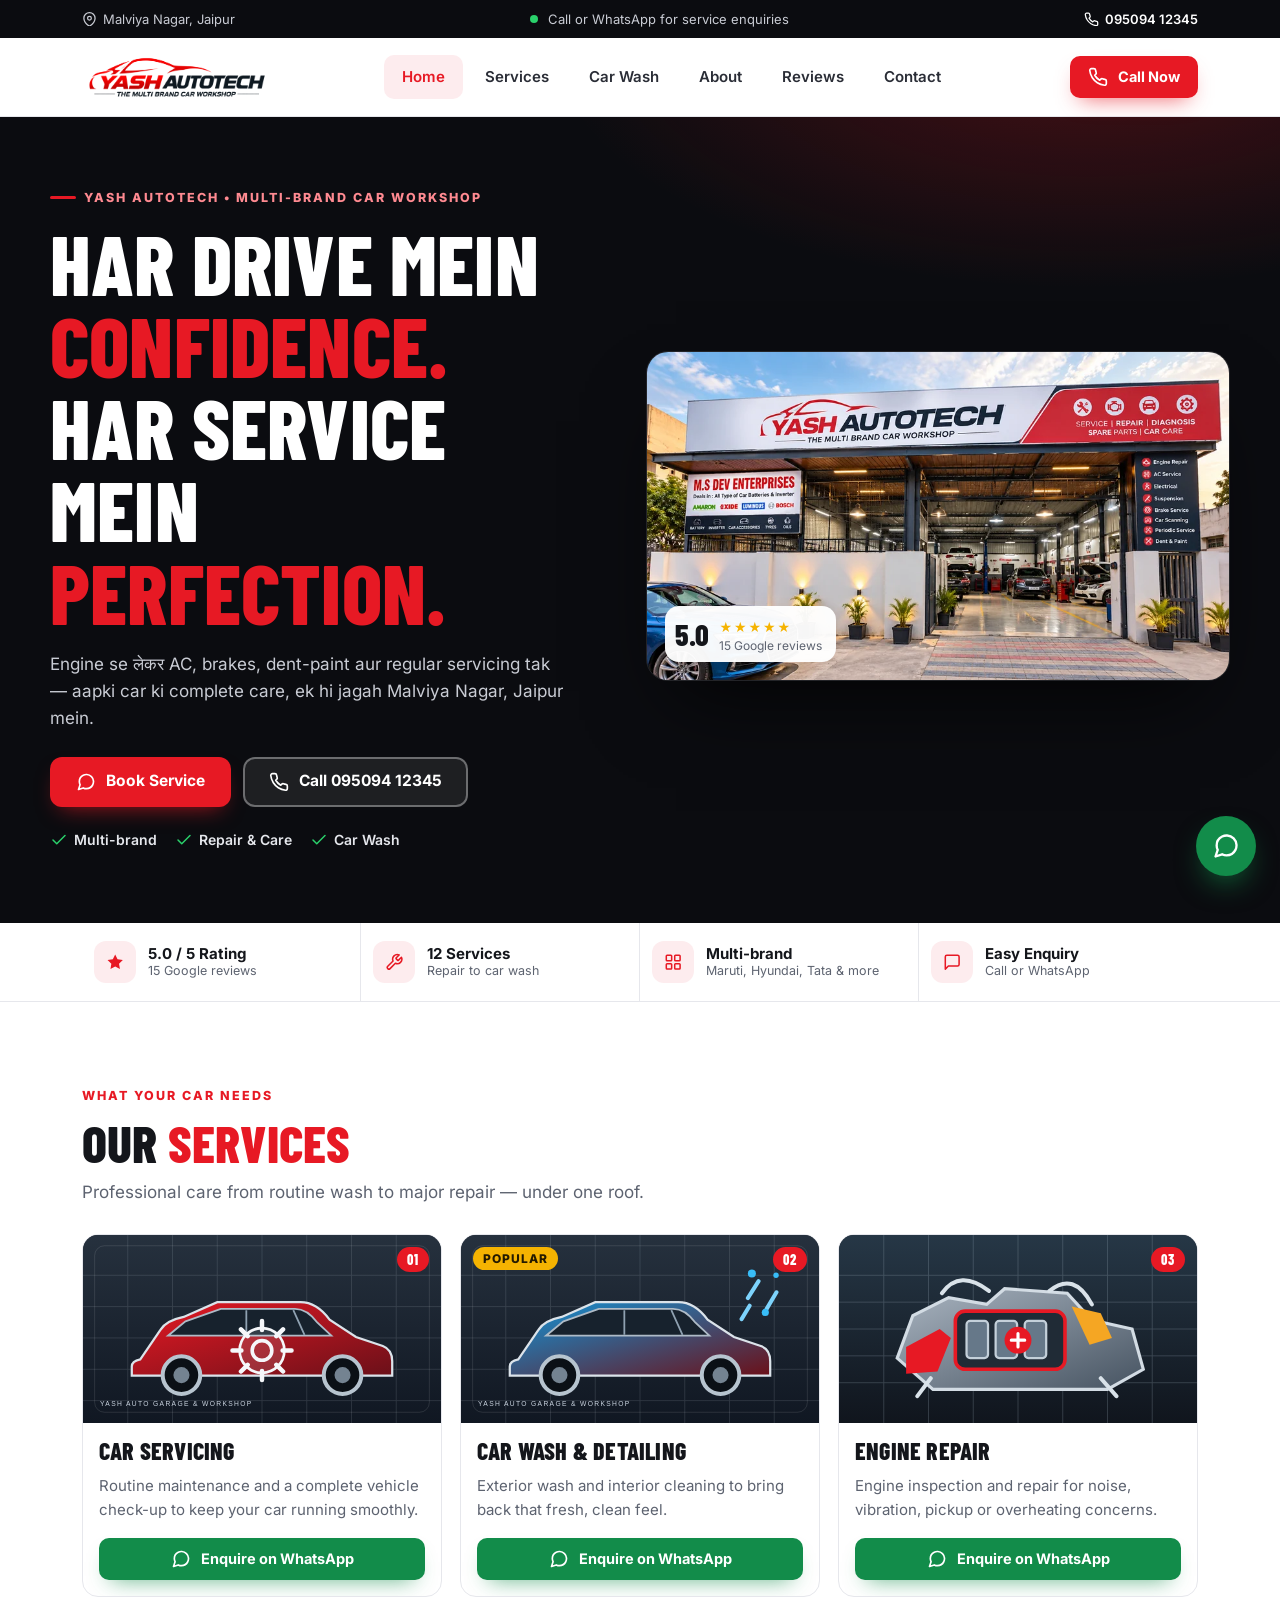
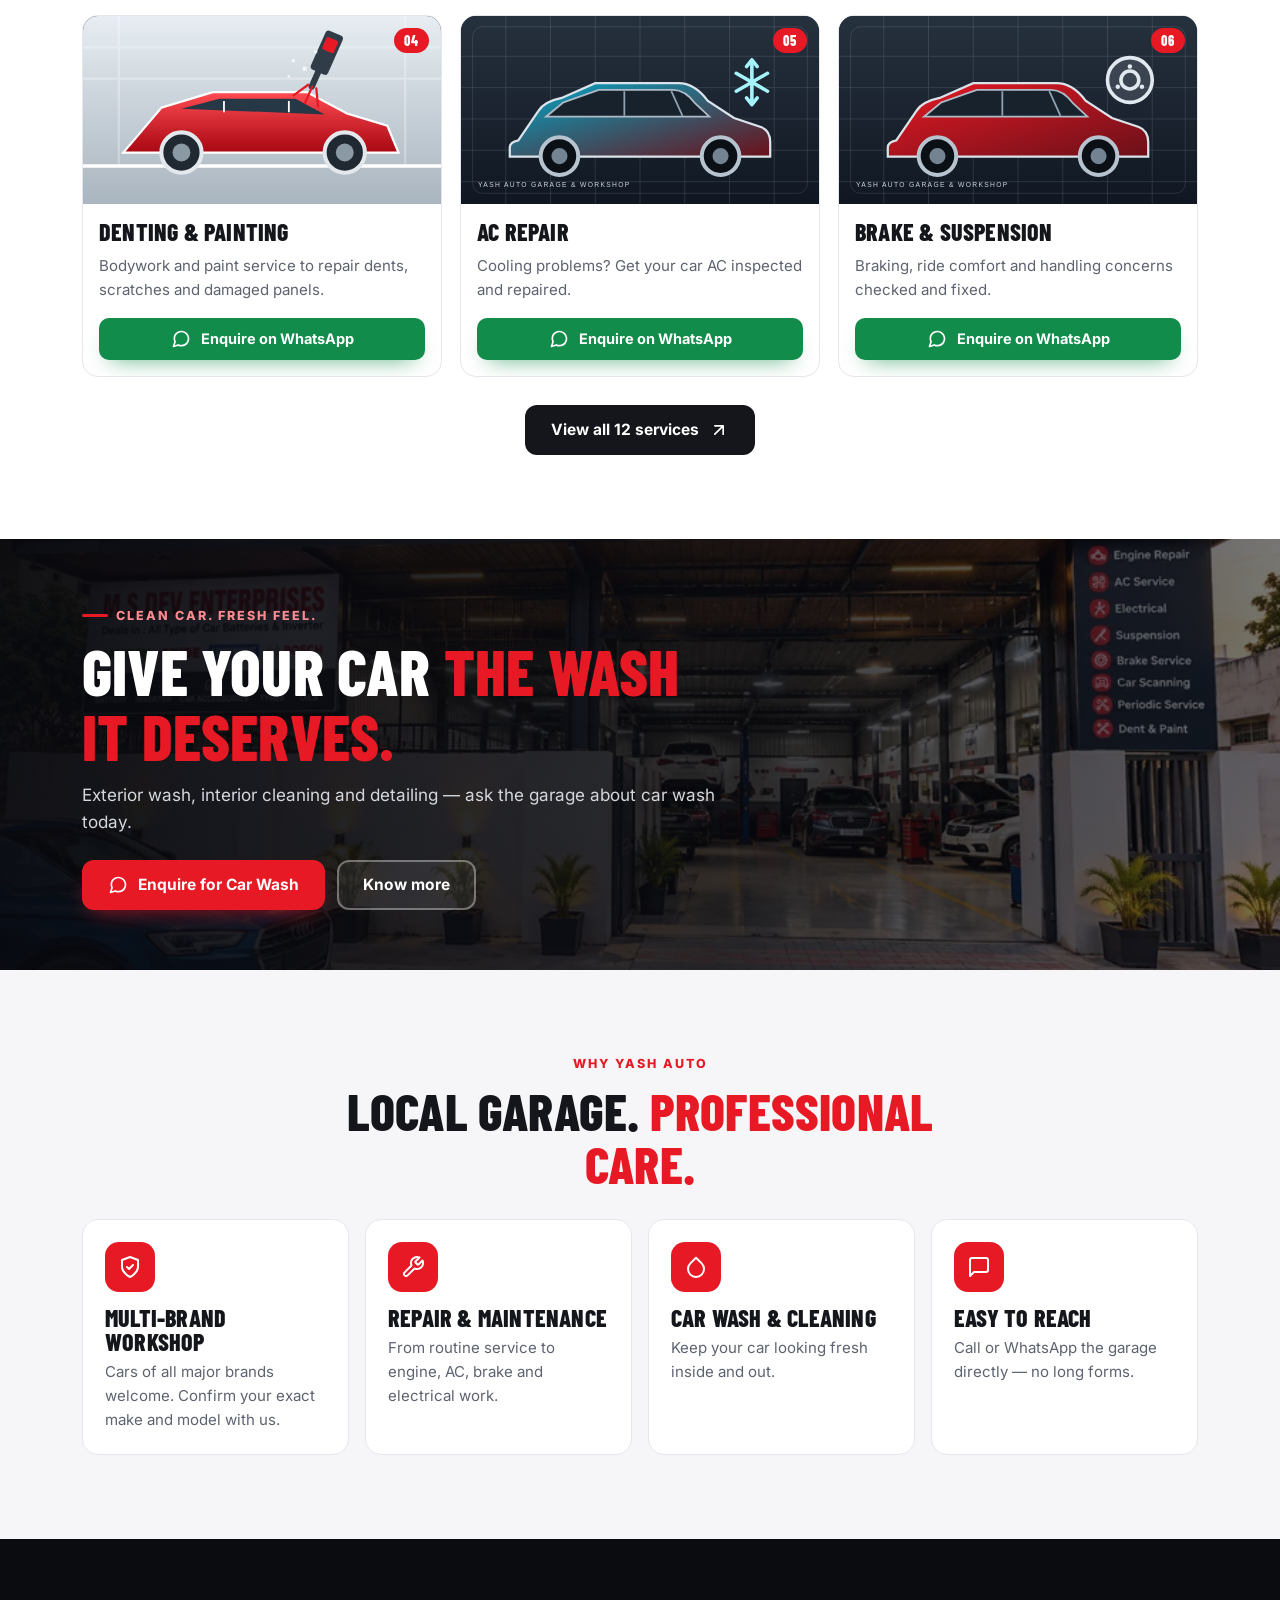
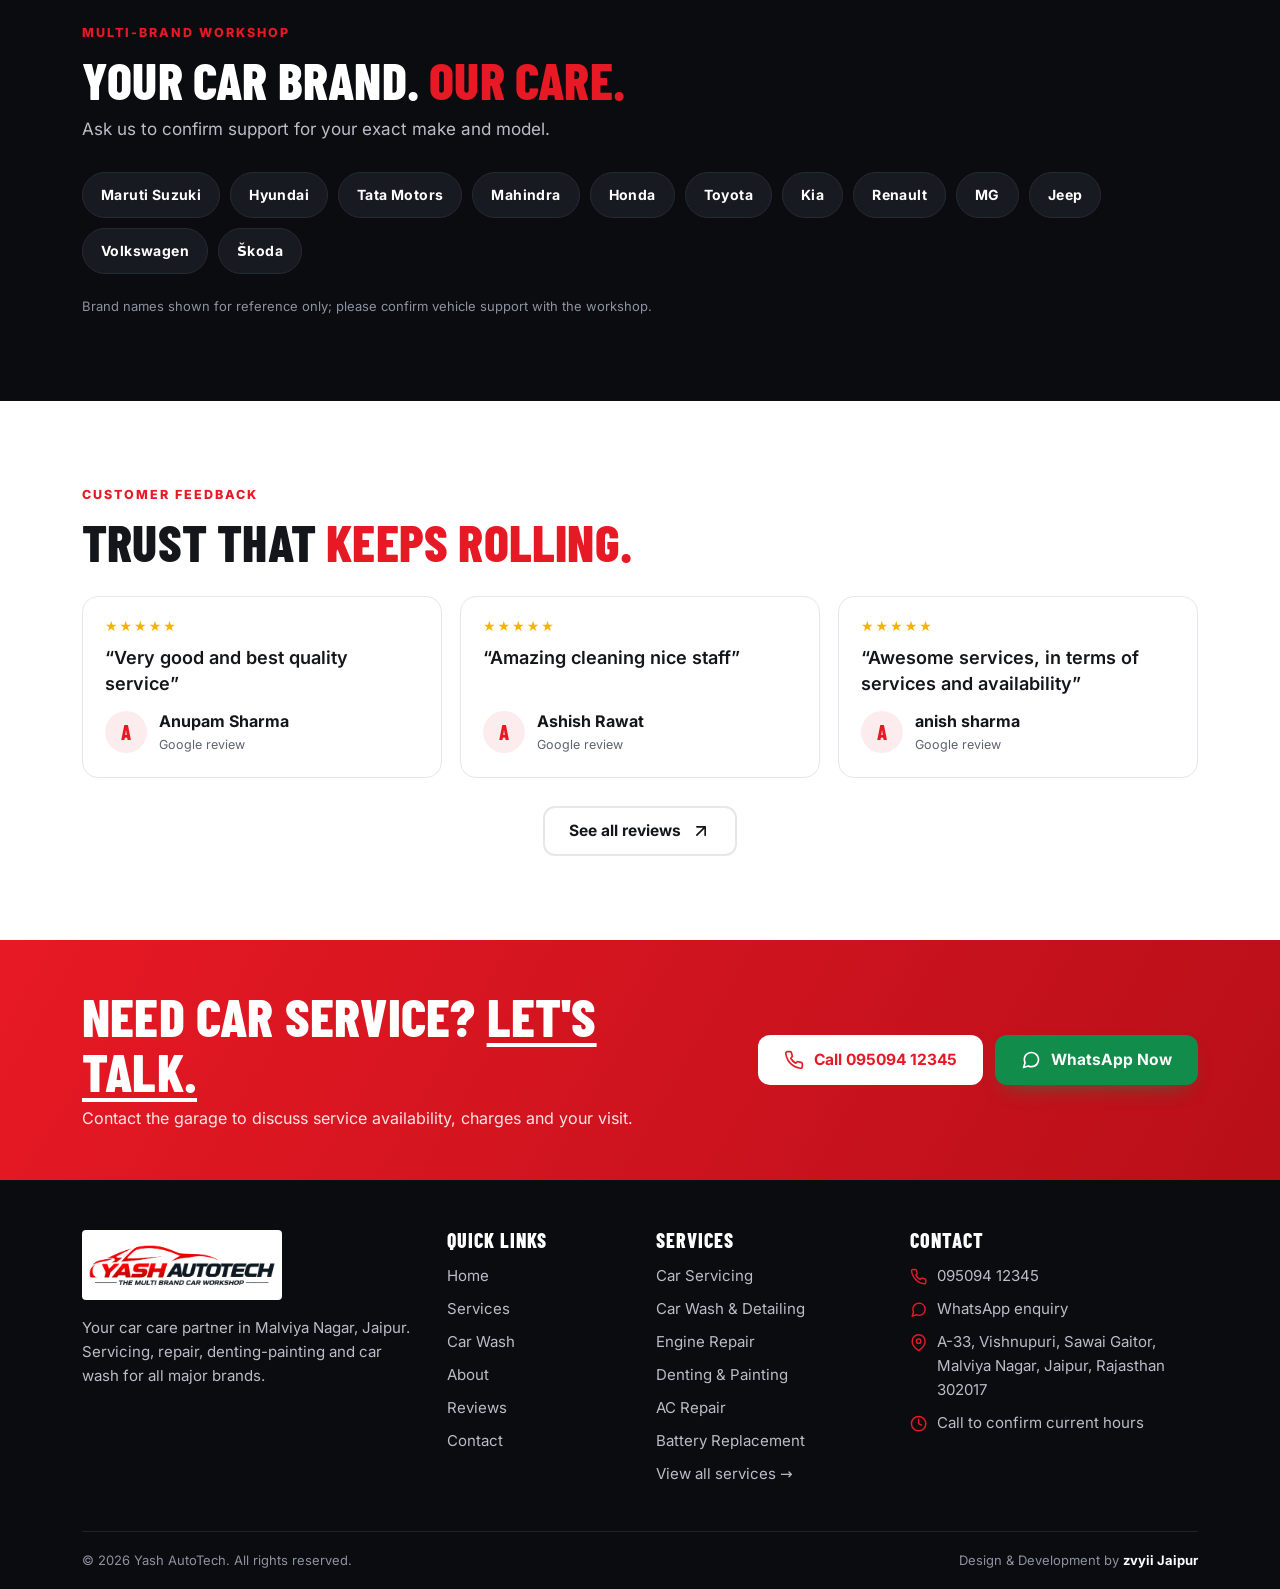
<file: index.html>
<!doctype html>
<html lang="en">
<head>
<meta charset="utf-8">
<meta name="viewport" content="width=device-width,initial-scale=1,viewport-fit=cover">
<title>Yash AutoTech | Car Service & Repair in Malviya Nagar, Jaipur</title>
<meta name="description" content="Yash AutoTech, Malviya Nagar, Jaipur. Car servicing, car wash, engine repair, denting & painting and more for all major brands. Call or WhatsApp today.">
<meta name="theme-color" content="#e71924">
<meta property="og:type" content="website">
<meta property="og:site_name" content="Yash AutoTech">
<meta property="og:title" content="Yash AutoTech | Car Service & Repair in Malviya Nagar, Jaipur">
<meta property="og:description" content="Yash AutoTech, Malviya Nagar, Jaipur. Car servicing, car wash, engine repair, denting & painting and more for all major brands. Call or WhatsApp today.">
<meta property="og:image" content="assets/img/og-image.jpg">
<meta name="twitter:card" content="summary_large_image">
<link rel="icon" href="favicon.ico" sizes="any">
<link rel="icon" type="image/png" href="assets/img/favicon.png">
<link rel="apple-touch-icon" href="assets/img/apple-touch-icon.png">
<link rel="manifest" href="manifest.webmanifest">
<link rel="preload" href="assets/fonts/inter-latin-wght-normal.woff2" as="font" type="font/woff2" crossorigin>
<link rel="preload" href="assets/fonts/barlow-condensed-latin-800-normal.woff2" as="font" type="font/woff2" crossorigin>
<link rel="stylesheet" href="css/style.css">
<script type="application/ld+json">
{
 "@context": "https://schema.org",
 "@type": "AutoRepair",
 "name": "Yash AutoTech",
 "image": "assets/img/og-image.jpg",
 "telephone": "+919509412345",
 "address": {
  "@type": "PostalAddress",
  "streetAddress": "A-33, Vishnupuri, Sawai Gaitor, Malviya Nagar, Jaipur, Rajasthan 302017",
  "addressLocality": "Jaipur",
  "addressRegion": "Rajasthan",
  "postalCode": "302017",
  "addressCountry": "IN"
 },
 "aggregateRating": {
  "@type": "AggregateRating",
  "ratingValue": "5.0",
  "reviewCount": "15",
  "bestRating": "5"
 },
 "areaServed": "Jaipur",
 "priceRange": "$$"
}
</script>
<script defer src="js/main.js"></script>
</head>
<body>
<svg width="0" height="0" style="position:absolute" aria-hidden="true" focusable="false"><defs>
<symbol id="i-phone" viewBox="0 0 24 24"><path d="M22 16.92v3a2 2 0 0 1-2.18 2 19.79 19.79 0 0 1-8.63-3.07 19.5 19.5 0 0 1-6-6 19.79 19.79 0 0 1-3.07-8.67A2 2 0 0 1 4.11 2h3a2 2 0 0 1 2 1.72c.13.96.36 1.9.7 2.81a2 2 0 0 1-.45 2.11L8.09 9.91a16 16 0 0 0 6 6l1.27-1.27a2 2 0 0 1 2.11-.45c.91.34 1.85.57 2.81.7A2 2 0 0 1 22 16.92z"/></symbol>
<symbol id="i-wa" viewBox="0 0 24 24"><path d="M21 11.5a8.38 8.38 0 0 1-.9 3.8 8.5 8.5 0 0 1-7.6 4.7 8.38 8.38 0 0 1-3.8-.9L3 21l1.9-5.7a8.38 8.38 0 0 1-.9-3.8 8.5 8.5 0 0 1 4.7-7.6 8.38 8.38 0 0 1 3.8-.9h.5a8.48 8.48 0 0 1 8 8v.5z"/></symbol>
<symbol id="i-pin" viewBox="0 0 24 24"><path d="M21 10c0 7-9 13-9 13s-9-6-9-13a9 9 0 0 1 18 0z"/><circle cx="12" cy="10" r="3"/></symbol>
<symbol id="i-clock" viewBox="0 0 24 24"><circle cx="12" cy="12" r="10"/><path d="M12 6v6l4 2"/></symbol>
<symbol id="i-star" viewBox="0 0 24 24"><path d="M12 2l3.09 6.26L22 9.27l-5 4.87 1.18 6.88L12 17.77l-6.18 3.25L7 14.14 2 9.27l6.91-1.01z"/></symbol>
<symbol id="i-check" viewBox="0 0 24 24"><path d="M20 6L9 17l-5-5"/></symbol>
<symbol id="i-arrow" viewBox="0 0 24 24"><path d="M7 17L17 7M7 7h10v10"/></symbol>
<symbol id="i-menu" viewBox="0 0 24 24"><path d="M3 6h18M3 12h18M3 18h18"/></symbol>
<symbol id="i-close" viewBox="0 0 24 24"><path d="M18 6L6 18M6 6l12 12"/></symbol>
<symbol id="i-wrench" viewBox="0 0 24 24"><path d="M14.7 6.3a1 1 0 0 0 0 1.4l1.6 1.6a1 1 0 0 0 1.4 0l3.77-3.77a6 6 0 0 1-7.94 7.94l-6.91 6.91a2.12 2.12 0 0 1-3-3l6.91-6.91a6 6 0 0 1 7.94-7.94l-3.76 3.76z"/></symbol>
<symbol id="i-drop" viewBox="0 0 24 24"><path d="M12 2.69l5.66 5.66a8 8 0 1 1-11.31 0z"/></symbol>
<symbol id="i-shield" viewBox="0 0 24 24"><path d="M12 22s8-4 8-10V5l-8-3-8 3v7c0 6 8 10 8 10z"/><path d="M9 12l2 2 4-4"/></symbol>
<symbol id="i-grid" viewBox="0 0 24 24"><rect x="3" y="3" width="7" height="7" rx="1"/><rect x="14" y="3" width="7" height="7" rx="1"/><rect x="3" y="14" width="7" height="7" rx="1"/><rect x="14" y="14" width="7" height="7" rx="1"/></symbol>
<symbol id="i-chat" viewBox="0 0 24 24"><path d="M21 15a2 2 0 0 1-2 2H7l-4 4V5a2 2 0 0 1 2-2h14a2 2 0 0 1 2 2z"/></symbol>
</defs></svg>
<a class="skip" href="#main">Skip to content</a>
<div class="topstrip"><div class="container">
<span class="ts-loc"><svg class="ico " aria-hidden="true"><use href="#i-pin"/></svg> Malviya Nagar, Jaipur</span>
<span class="ts-r"><i class="dot"></i>&nbsp;Call or WhatsApp for service enquiries</span>
<a href="tel:+919509412345"><svg class="ico " aria-hidden="true"><use href="#i-phone"/></svg> 095094 12345</a>
</div></div>
<header class="site-header"><div class="container head-in">
<a class="brand" href="index.html" aria-label="Yash AutoTech – Home"><img class="real-logo" src="assets/img/logo-full.png" width="190" height="64" alt="Yash AutoTech — The Multi Brand Car Workshop"></a>
<nav class="nav" aria-label="Main"><a href="index.html" aria-current="page">Home</a><a href="services.html">Services</a><a href="car-wash.html">Car Wash</a><a href="about.html">About</a><a href="reviews.html">Reviews</a><a href="contact.html">Contact</a></nav>
<div class="head-cta"><a class="btn btn-red btn-sm" href="tel:+919509412345"><svg class="ico " aria-hidden="true"><use href="#i-phone"/></svg> Call Now</a></div>
<button class="menu-btn" type="button" aria-label="Open menu" aria-expanded="false" aria-controls="mobile-nav"><svg class="ico i-menu" aria-hidden="true"><use href="#i-menu"/></svg><svg class="ico i-close" aria-hidden="true"><use href="#i-close"/></svg></button>
</div></header>
<nav class="mobile-nav" id="mobile-nav" aria-label="Mobile"><a class="nl" href="index.html" aria-current="page">Home<svg class="ico " aria-hidden="true"><use href="#i-arrow"/></svg></a><a class="nl" href="services.html">Services<svg class="ico " aria-hidden="true"><use href="#i-arrow"/></svg></a><a class="nl" href="car-wash.html">Car Wash<svg class="ico " aria-hidden="true"><use href="#i-arrow"/></svg></a><a class="nl" href="about.html">About<svg class="ico " aria-hidden="true"><use href="#i-arrow"/></svg></a><a class="nl" href="reviews.html">Reviews<svg class="ico " aria-hidden="true"><use href="#i-arrow"/></svg></a><a class="nl" href="contact.html">Contact<svg class="ico " aria-hidden="true"><use href="#i-arrow"/></svg></a>
<div class="mn-cta"><a class="btn btn-red" href="tel:+919509412345"><svg class="ico " aria-hidden="true"><use href="#i-phone"/></svg> Call 095094 12345</a><a class="btn btn-green" href="https://wa.me/919509412345?text=Hello%20Yash%20AutoTech%2C%20I%20want%20to%20book%20a%20service."><svg class="ico " aria-hidden="true"><use href="#i-wa"/></svg> WhatsApp Us</a></div></nav>
<main id="main">
<section class="hero"><div class="container hero-in">
<div class="hero-copy">
<span class="eyebrow hero-eyebrow">Yash AutoTech • Multi-brand Car Workshop</span>
<h1 class="hero-headline">Har drive mein <em>confidence.</em><br>Har service mein <em>perfection.</em></h1>
<p class="lead hero-lead">Engine se लेकर AC, brakes, dent-paint aur regular servicing tak — aapki car ki complete care, ek hi jagah Malviya Nagar, Jaipur mein.</p>
<div class="hero-cta"><a class="btn btn-red" href="https://wa.me/919509412345?text=Hello%20Yash%20AutoTech%2C%20I%20want%20to%20book%20a%20service."><svg class="ico " aria-hidden="true"><use href="#i-wa"/></svg> Book Service</a><a class="btn btn-ghost" href="tel:+919509412345"><svg class="ico " aria-hidden="true"><use href="#i-phone"/></svg> Call 095094 12345</a></div>
<div class="hero-tags"><span><svg class="ico " aria-hidden="true"><use href="#i-check"/></svg> Multi-brand</span><span><svg class="ico " aria-hidden="true"><use href="#i-check"/></svg> Repair &amp; Care</span><span><svg class="ico " aria-hidden="true"><use href="#i-check"/></svg> Car Wash</span></div>
</div>
<div class="hero-media"><img src="assets/img/garage-front.webp" srcset="assets/img/garage-front-900.webp 900w, assets/img/garage-front.webp 1672w" sizes="(min-width:900px) 52vw, 100vw" width="1672" height="941" alt="Yash AutoTech front view in Malviya Nagar, Jaipur" fetchpriority="high">
<div class="rating-chip"><span class="big">5.0</span><span><span class="stars">★★★★★</span><small>15 Google reviews</small></span></div></div>
</div></section>
<section class="trust"><div class="container trust-grid">
<div class="trust-item"><span class="ti"><svg class="ico fill" aria-hidden="true"><use href="#i-star"/></svg></span><span><b>5.0 / 5 Rating</b><small>15 Google reviews</small></span></div>
<div class="trust-item"><span class="ti"><svg class="ico " aria-hidden="true"><use href="#i-wrench"/></svg></span><span><b>12 Services</b><small>Repair to car wash</small></span></div>
<div class="trust-item"><span class="ti"><svg class="ico " aria-hidden="true"><use href="#i-grid"/></svg></span><span><b>Multi-brand</b><small>Maruti, Hyundai, Tata &amp; more</small></span></div>
<div class="trust-item"><span class="ti"><svg class="ico " aria-hidden="true"><use href="#i-chat"/></svg></span><span><b>Easy Enquiry</b><small>Call or WhatsApp</small></span></div>
</div></section>
<section class="section"><div class="container">
<div class="sec-head rv"><span class="kicker">What your car needs</span><h2>Our <em>Services</em></h2><p>Professional care from routine wash to major repair — under one roof.</p></div>
<div class="grid c3"><article class="s-card rv mini" id="car-servicing">
<div class="ph"><img src="assets/services/car-service.svg" alt="Car Servicing" width="800" height="420" loading="lazy"><span class="num">01</span></div>
<div class="bd"><h3>Car Servicing</h3><p>Routine maintenance and a complete vehicle check-up to keep your car running smoothly.</p>
<div class="go"><a class="btn btn-green btn-sm btn-block" href="https://wa.me/919509412345?text=Hello%20Yash%20AutoTech%2C%20I%20want%20to%20book%20car%20servicing."><svg class="ico " aria-hidden="true"><use href="#i-wa"/></svg> Enquire on WhatsApp</a></div></div></article>
<article class="s-card rv mini" id="car-wash">
<div class="ph"><img src="assets/services/car-wash.svg" alt="Car Wash & Detailing" width="800" height="420" loading="lazy"><span class="tag">POPULAR</span><span class="num">02</span></div>
<div class="bd"><h3>Car Wash & Detailing</h3><p>Exterior wash and interior cleaning to bring back that fresh, clean feel.</p>
<div class="go"><a class="btn btn-green btn-sm btn-block" href="https://wa.me/919509412345?text=Hello%20Yash%20AutoTech%2C%20I%20want%20to%20enquire%20about%20car%20wash."><svg class="ico " aria-hidden="true"><use href="#i-wa"/></svg> Enquire on WhatsApp</a></div></div></article>
<article class="s-card rv mini" id="engine-repair">
<div class="ph"><img src="assets/services/engine-repair.svg" alt="Engine Repair" width="800" height="420" loading="lazy"><span class="num">03</span></div>
<div class="bd"><h3>Engine Repair</h3><p>Engine inspection and repair for noise, vibration, pickup or overheating concerns.</p>
<div class="go"><a class="btn btn-green btn-sm btn-block" href="https://wa.me/919509412345?text=Hello%20Yash%20AutoTech%2C%20I%20want%20to%20enquire%20about%20engine%20repair."><svg class="ico " aria-hidden="true"><use href="#i-wa"/></svg> Enquire on WhatsApp</a></div></div></article>
<article class="s-card rv mini" id="denting-painting">
<div class="ph"><img src="assets/services/denting-painting.svg" alt="Denting & Painting" width="800" height="420" loading="lazy"><span class="num">04</span></div>
<div class="bd"><h3>Denting & Painting</h3><p>Bodywork and paint service to repair dents, scratches and damaged panels.</p>
<div class="go"><a class="btn btn-green btn-sm btn-block" href="https://wa.me/919509412345?text=Hello%20Yash%20AutoTech%2C%20I%20want%20to%20enquire%20about%20denting%20and%20painting."><svg class="ico " aria-hidden="true"><use href="#i-wa"/></svg> Enquire on WhatsApp</a></div></div></article>
<article class="s-card rv mini" id="ac-repair">
<div class="ph"><img src="assets/services/ac-repair.svg" alt="AC Repair" width="800" height="420" loading="lazy"><span class="num">05</span></div>
<div class="bd"><h3>AC Repair</h3><p>Cooling problems? Get your car AC inspected and repaired.</p>
<div class="go"><a class="btn btn-green btn-sm btn-block" href="https://wa.me/919509412345?text=Hello%20Yash%20AutoTech%2C%20I%20want%20to%20enquire%20about%20AC%20repair."><svg class="ico " aria-hidden="true"><use href="#i-wa"/></svg> Enquire on WhatsApp</a></div></div></article>
<article class="s-card rv mini" id="brake-suspension">
<div class="ph"><img src="assets/services/brakes.svg" alt="Brake & Suspension" width="800" height="420" loading="lazy"><span class="num">06</span></div>
<div class="bd"><h3>Brake & Suspension</h3><p>Braking, ride comfort and handling concerns checked and fixed.</p>
<div class="go"><a class="btn btn-green btn-sm btn-block" href="https://wa.me/919509412345?text=Hello%20Yash%20AutoTech%2C%20I%20want%20to%20enquire%20about%20brake%20and%20suspension."><svg class="ico " aria-hidden="true"><use href="#i-wa"/></svg> Enquire on WhatsApp</a></div></div></article>
</div>
<div class="sec-foot"><a class="btn btn-dark" href="services.html">View all 12 services <svg class="ico " aria-hidden="true"><use href="#i-arrow"/></svg></a></div>
</div></section>
<section class="wash"><div class="container"><div class="in rv">
<span class="eyebrow">Clean car. Fresh feel.</span>
<h2>Give your car <em>the wash it deserves.</em></h2>
<p>Exterior wash, interior cleaning and detailing — ask the garage about car wash today.</p>
<div style="display:flex;flex-wrap:wrap;gap:12px"><a class="btn btn-red" href="https://wa.me/919509412345?text=Hello%20Yash%20AutoTech%2C%20I%20want%20to%20ask%20about%20car%20wash."><svg class="ico " aria-hidden="true"><use href="#i-wa"/></svg> Enquire for Car Wash</a><a class="btn btn-ghost" href="car-wash.html">Know more</a></div>
</div></div></section>
<section class="section alt"><div class="container">
<div class="sec-head center rv"><span class="kicker">Why Yash Auto</span><h2>Local garage. <em>Professional care.</em></h2></div>
<div class="feat-grid"><div class="feat rv"><div class="fi"><svg class="ico " aria-hidden="true"><use href="#i-shield"/></svg></div><h3>Multi-brand Workshop</h3><p>Cars of all major brands welcome. Confirm your exact make and model with us.</p></div><div class="feat rv"><div class="fi"><svg class="ico " aria-hidden="true"><use href="#i-wrench"/></svg></div><h3>Repair & Maintenance</h3><p>From routine service to engine, AC, brake and electrical work.</p></div><div class="feat rv"><div class="fi"><svg class="ico " aria-hidden="true"><use href="#i-drop"/></svg></div><h3>Car Wash & Cleaning</h3><p>Keep your car looking fresh inside and out.</p></div><div class="feat rv"><div class="fi"><svg class="ico " aria-hidden="true"><use href="#i-chat"/></svg></div><h3>Easy to Reach</h3><p>Call or WhatsApp the garage directly — no long forms.</p></div></div></div></section>
<section class="section dark"><div class="container">
<div class="sec-head rv"><span class="kicker">Multi-brand workshop</span><h2>Your car brand. <em style="color:var(--red);font-style:normal">Our care.</em></h2><p>Ask us to confirm support for your exact make and model.</p></div>
<div class="brand-pills rv"><span>Maruti Suzuki</span><span>Hyundai</span><span>Tata Motors</span><span>Mahindra</span><span>Honda</span><span>Toyota</span><span>Kia</span><span>Renault</span><span>MG</span><span>Jeep</span><span>Volkswagen</span><span>Škoda</span></div>
<p class="note" style="color:#8c92a0">Brand names shown for reference only; please confirm vehicle support with the workshop.</p>
</div></section>
<section class="section"><div class="container">
<div class="sec-head rv"><span class="kicker">Customer feedback</span><h2>Trust that <em>keeps rolling.</em></h2></div>
<div class="grid c3"><article class="review rv"><span class="stars">★★★★★</span><p class="q">“Very good and best quality service”</p><div class="who"><span class="avatar">A</span><span><b>Anupam Sharma</b><small>Google review</small></span></div></article><article class="review rv"><span class="stars">★★★★★</span><p class="q">“Amazing cleaning nice staff”</p><div class="who"><span class="avatar">A</span><span><b>Ashish Rawat</b><small>Google review</small></span></div></article><article class="review rv"><span class="stars">★★★★★</span><p class="q">“Awesome services, in terms of services and availability”</p><div class="who"><span class="avatar">A</span><span><b>anish sharma</b><small>Google review</small></span></div></article></div>
<div class="sec-foot"><a class="btn btn-line" href="reviews.html">See all reviews <svg class="ico " aria-hidden="true"><use href="#i-arrow"/></svg></a></div>
</div></section>
<section class="cta-band"><div class="container cta-in">
<div><h2>Need car service? <em>Let's talk.</em></h2><p>Contact the garage to discuss service availability, charges and your visit.</p></div>
<div class="cta-btns"><a class="btn btn-red" href="tel:+919509412345"><svg class="ico " aria-hidden="true"><use href="#i-phone"/></svg> Call 095094 12345</a><a class="btn btn-green" href="https://wa.me/919509412345?text=Hello%20Yash%20AutoTech%2C%20I%20want%20to%20book%20a%20service."><svg class="ico " aria-hidden="true"><use href="#i-wa"/></svg> WhatsApp Now</a></div>
</div></section>
</main>
<footer class="site-footer"><div class="container">
<div class="f-grid">
<div class="f-brand"><a class="brand" href="index.html"><img class="real-logo" src="assets/img/logo-full.png" width="190" height="64" alt="Yash AutoTech — The Multi Brand Car Workshop"></a>
<p>Your car care partner in Malviya Nagar, Jaipur. Servicing, repair, denting-painting and car wash for all major brands.</p></div>
<div><h4>Quick Links</h4><ul><li><a href="index.html">Home</a></li><li><a href="services.html">Services</a></li><li><a href="car-wash.html">Car Wash</a></li><li><a href="about.html">About</a></li><li><a href="reviews.html">Reviews</a></li><li><a href="contact.html">Contact</a></li></ul></div>
<div><h4>Services</h4><ul><li><a href="services.html#car-servicing">Car Servicing</a></li><li><a href="services.html#car-wash">Car Wash & Detailing</a></li><li><a href="services.html#engine-repair">Engine Repair</a></li><li><a href="services.html#denting-painting">Denting & Painting</a></li><li><a href="services.html#ac-repair">AC Repair</a></li><li><a href="services.html#battery">Battery Replacement</a></li><li><a href="services.html">View all services →</a></li></ul></div>
<div><h4>Contact</h4><ul class="f-contact">
<li><svg class="ico " aria-hidden="true"><use href="#i-phone"/></svg><a href="tel:+919509412345">095094 12345</a></li>
<li><svg class="ico " aria-hidden="true"><use href="#i-wa"/></svg><a href="https://wa.me/919509412345?text=Hello%20Yash%20AutoTech%2C%20I%20want%20to%20book%20a%20service.">WhatsApp enquiry</a></li>
<li><svg class="ico " aria-hidden="true"><use href="#i-pin"/></svg><a href="https://maps.app.goo.gl/LSwWtEk1a5YCVEvGA" target="_blank" rel="noopener">A-33, Vishnupuri, Sawai Gaitor, Malviya Nagar, Jaipur, Rajasthan 302017</a></li>
<li><svg class="ico " aria-hidden="true"><use href="#i-clock"/></svg><span>Call to confirm current hours</span></li></ul></div>
</div>
<div class="f-bottom"><span>© <span id="year">2026</span> Yash AutoTech. All rights reserved.</span><span>Design &amp; Development by <strong>zvyii Jaipur</strong></span></div>
</div></footer>
<nav class="bar" aria-label="Quick actions">
<a class="b-call" href="tel:+919509412345"><svg class="ico " aria-hidden="true"><use href="#i-phone"/></svg><span>Call</span></a>
<a class="b-wa" href="https://wa.me/919509412345?text=Hello%20Yash%20AutoTech%2C%20I%20want%20to%20book%20a%20service."><svg class="ico " aria-hidden="true"><use href="#i-wa"/></svg><span>WhatsApp</span></a>
<a class="b-map" href="https://maps.app.goo.gl/LSwWtEk1a5YCVEvGA" target="_blank" rel="noopener"><svg class="ico " aria-hidden="true"><use href="#i-pin"/></svg><span>Directions</span></a>
</nav>
<a class="fab" href="https://wa.me/919509412345?text=Hello%20Yash%20AutoTech%2C%20I%20want%20to%20book%20a%20service." aria-label="Chat on WhatsApp"><svg class="ico " aria-hidden="true"><use href="#i-wa"/></svg></a>
</body>
</html>
</file>
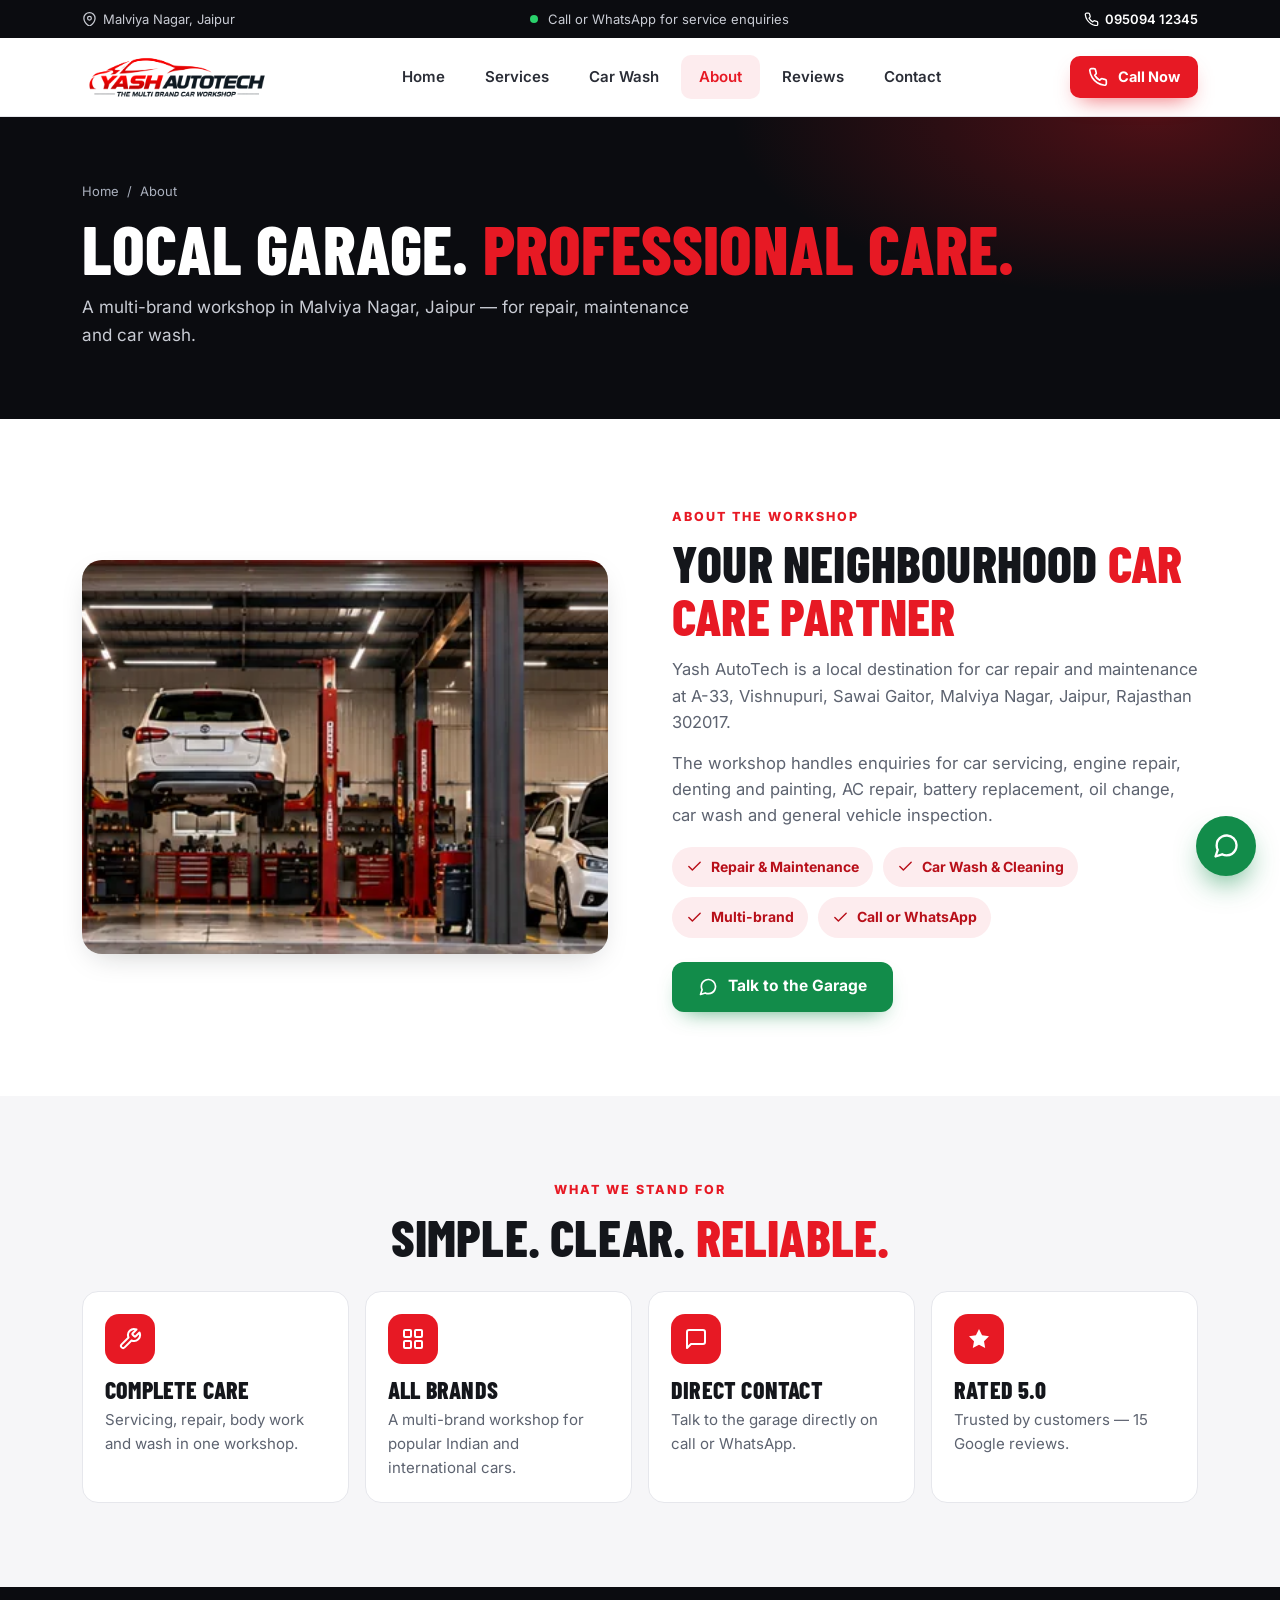
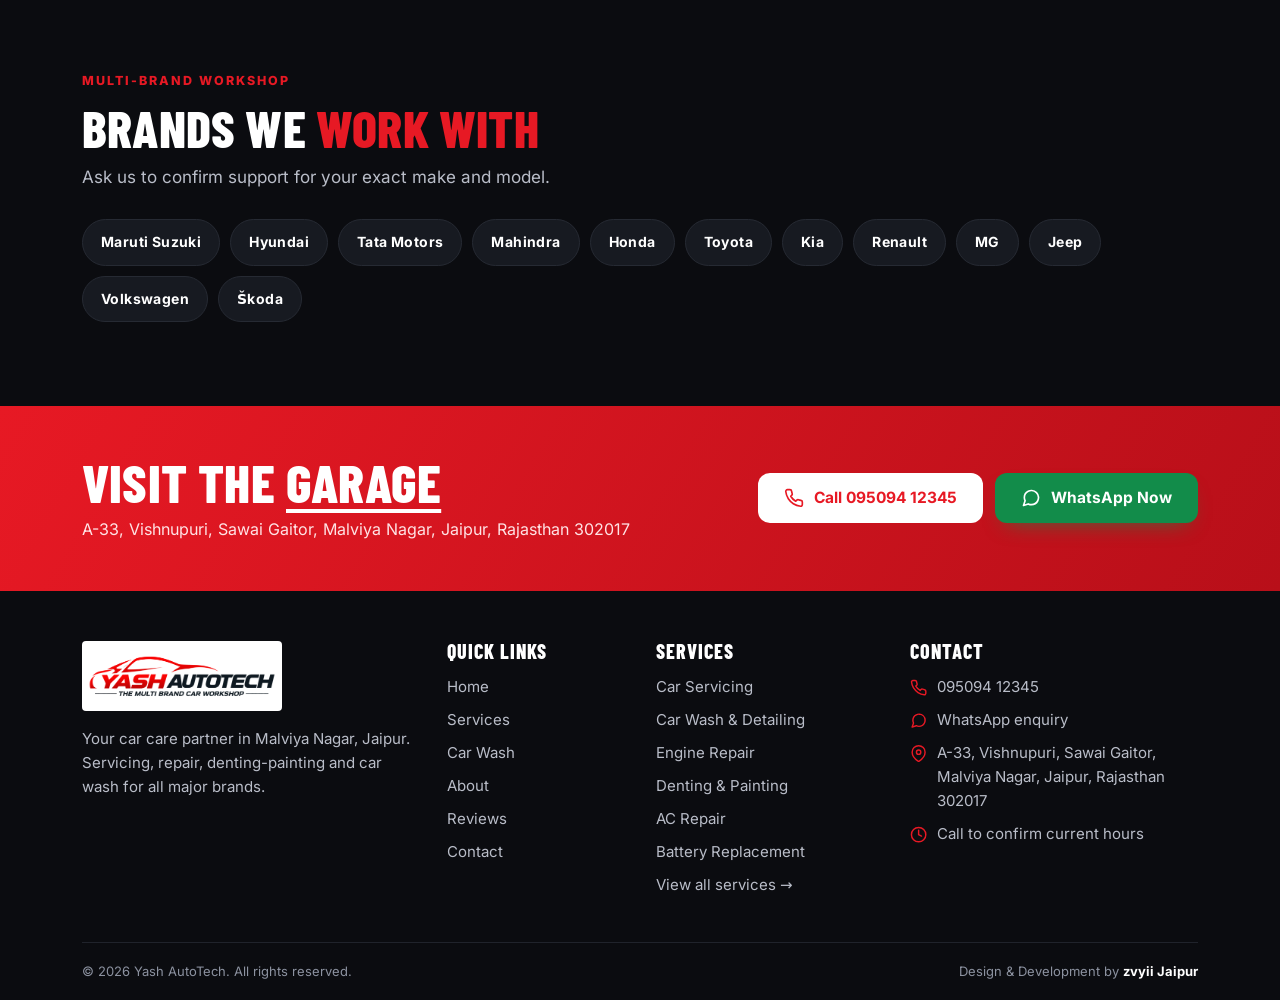
<file: about.html>
<!doctype html>
<html lang="en">
<head>
<meta charset="utf-8">
<meta name="viewport" content="width=device-width,initial-scale=1,viewport-fit=cover">
<title>About Yash AutoTech | Malviya Nagar, Jaipur</title>
<meta name="description" content="Yash AutoTech is a local multi-brand garage at A-33, Vishnupuri, Sawai Gaitor, Malviya Nagar, Jaipur, Rajasthan 302017 for car repair, maintenance and car wash.">
<meta name="theme-color" content="#e71924">
<meta property="og:type" content="website">
<meta property="og:site_name" content="Yash AutoTech">
<meta property="og:title" content="About Yash AutoTech | Malviya Nagar, Jaipur">
<meta property="og:description" content="Yash AutoTech is a local multi-brand garage at A-33, Vishnupuri, Sawai Gaitor, Malviya Nagar, Jaipur, Rajasthan 302017 for car repair, maintenance and car wash.">
<meta property="og:image" content="assets/img/og-image.jpg">
<meta name="twitter:card" content="summary_large_image">
<link rel="icon" href="favicon.ico" sizes="any">
<link rel="icon" type="image/png" href="assets/img/favicon.png">
<link rel="apple-touch-icon" href="assets/img/apple-touch-icon.png">
<link rel="manifest" href="manifest.webmanifest">
<link rel="preload" href="assets/fonts/inter-latin-wght-normal.woff2" as="font" type="font/woff2" crossorigin>
<link rel="preload" href="assets/fonts/barlow-condensed-latin-800-normal.woff2" as="font" type="font/woff2" crossorigin>
<link rel="stylesheet" href="css/style.css">
<script defer src="js/main.js"></script>
</head>
<body>
<svg width="0" height="0" style="position:absolute" aria-hidden="true" focusable="false"><defs>
<symbol id="i-phone" viewBox="0 0 24 24"><path d="M22 16.92v3a2 2 0 0 1-2.18 2 19.79 19.79 0 0 1-8.63-3.07 19.5 19.5 0 0 1-6-6 19.79 19.79 0 0 1-3.07-8.67A2 2 0 0 1 4.11 2h3a2 2 0 0 1 2 1.72c.13.96.36 1.9.7 2.81a2 2 0 0 1-.45 2.11L8.09 9.91a16 16 0 0 0 6 6l1.27-1.27a2 2 0 0 1 2.11-.45c.91.34 1.85.57 2.81.7A2 2 0 0 1 22 16.92z"/></symbol>
<symbol id="i-wa" viewBox="0 0 24 24"><path d="M21 11.5a8.38 8.38 0 0 1-.9 3.8 8.5 8.5 0 0 1-7.6 4.7 8.38 8.38 0 0 1-3.8-.9L3 21l1.9-5.7a8.38 8.38 0 0 1-.9-3.8 8.5 8.5 0 0 1 4.7-7.6 8.38 8.38 0 0 1 3.8-.9h.5a8.48 8.48 0 0 1 8 8v.5z"/></symbol>
<symbol id="i-pin" viewBox="0 0 24 24"><path d="M21 10c0 7-9 13-9 13s-9-6-9-13a9 9 0 0 1 18 0z"/><circle cx="12" cy="10" r="3"/></symbol>
<symbol id="i-clock" viewBox="0 0 24 24"><circle cx="12" cy="12" r="10"/><path d="M12 6v6l4 2"/></symbol>
<symbol id="i-star" viewBox="0 0 24 24"><path d="M12 2l3.09 6.26L22 9.27l-5 4.87 1.18 6.88L12 17.77l-6.18 3.25L7 14.14 2 9.27l6.91-1.01z"/></symbol>
<symbol id="i-check" viewBox="0 0 24 24"><path d="M20 6L9 17l-5-5"/></symbol>
<symbol id="i-arrow" viewBox="0 0 24 24"><path d="M7 17L17 7M7 7h10v10"/></symbol>
<symbol id="i-menu" viewBox="0 0 24 24"><path d="M3 6h18M3 12h18M3 18h18"/></symbol>
<symbol id="i-close" viewBox="0 0 24 24"><path d="M18 6L6 18M6 6l12 12"/></symbol>
<symbol id="i-wrench" viewBox="0 0 24 24"><path d="M14.7 6.3a1 1 0 0 0 0 1.4l1.6 1.6a1 1 0 0 0 1.4 0l3.77-3.77a6 6 0 0 1-7.94 7.94l-6.91 6.91a2.12 2.12 0 0 1-3-3l6.91-6.91a6 6 0 0 1 7.94-7.94l-3.76 3.76z"/></symbol>
<symbol id="i-drop" viewBox="0 0 24 24"><path d="M12 2.69l5.66 5.66a8 8 0 1 1-11.31 0z"/></symbol>
<symbol id="i-shield" viewBox="0 0 24 24"><path d="M12 22s8-4 8-10V5l-8-3-8 3v7c0 6 8 10 8 10z"/><path d="M9 12l2 2 4-4"/></symbol>
<symbol id="i-grid" viewBox="0 0 24 24"><rect x="3" y="3" width="7" height="7" rx="1"/><rect x="14" y="3" width="7" height="7" rx="1"/><rect x="3" y="14" width="7" height="7" rx="1"/><rect x="14" y="14" width="7" height="7" rx="1"/></symbol>
<symbol id="i-chat" viewBox="0 0 24 24"><path d="M21 15a2 2 0 0 1-2 2H7l-4 4V5a2 2 0 0 1 2-2h14a2 2 0 0 1 2 2z"/></symbol>
</defs></svg>
<a class="skip" href="#main">Skip to content</a>
<div class="topstrip"><div class="container">
<span class="ts-loc"><svg class="ico " aria-hidden="true"><use href="#i-pin"/></svg> Malviya Nagar, Jaipur</span>
<span class="ts-r"><i class="dot"></i>&nbsp;Call or WhatsApp for service enquiries</span>
<a href="tel:+919509412345"><svg class="ico " aria-hidden="true"><use href="#i-phone"/></svg> 095094 12345</a>
</div></div>
<header class="site-header"><div class="container head-in">
<a class="brand" href="index.html" aria-label="Yash AutoTech – Home"><img class="real-logo" src="assets/img/logo-full.png" width="190" height="64" alt="Yash AutoTech — The Multi Brand Car Workshop"></a>
<nav class="nav" aria-label="Main"><a href="index.html">Home</a><a href="services.html">Services</a><a href="car-wash.html">Car Wash</a><a href="about.html" aria-current="page">About</a><a href="reviews.html">Reviews</a><a href="contact.html">Contact</a></nav>
<div class="head-cta"><a class="btn btn-red btn-sm" href="tel:+919509412345"><svg class="ico " aria-hidden="true"><use href="#i-phone"/></svg> Call Now</a></div>
<button class="menu-btn" type="button" aria-label="Open menu" aria-expanded="false" aria-controls="mobile-nav"><svg class="ico i-menu" aria-hidden="true"><use href="#i-menu"/></svg><svg class="ico i-close" aria-hidden="true"><use href="#i-close"/></svg></button>
</div></header>
<nav class="mobile-nav" id="mobile-nav" aria-label="Mobile"><a class="nl" href="index.html">Home<svg class="ico " aria-hidden="true"><use href="#i-arrow"/></svg></a><a class="nl" href="services.html">Services<svg class="ico " aria-hidden="true"><use href="#i-arrow"/></svg></a><a class="nl" href="car-wash.html">Car Wash<svg class="ico " aria-hidden="true"><use href="#i-arrow"/></svg></a><a class="nl" href="about.html" aria-current="page">About<svg class="ico " aria-hidden="true"><use href="#i-arrow"/></svg></a><a class="nl" href="reviews.html">Reviews<svg class="ico " aria-hidden="true"><use href="#i-arrow"/></svg></a><a class="nl" href="contact.html">Contact<svg class="ico " aria-hidden="true"><use href="#i-arrow"/></svg></a>
<div class="mn-cta"><a class="btn btn-red" href="tel:+919509412345"><svg class="ico " aria-hidden="true"><use href="#i-phone"/></svg> Call 095094 12345</a><a class="btn btn-green" href="https://wa.me/919509412345?text=Hello%20Yash%20AutoTech%2C%20I%20want%20to%20book%20a%20service."><svg class="ico " aria-hidden="true"><use href="#i-wa"/></svg> WhatsApp Us</a></div></nav>
<main id="main">
<section class="page-hero"><div class="container">
<div class="crumbs"><a href="index.html">Home</a><span>/</span><span>About</span></div>
<h1>Local garage. <em>Professional care.</em></h1><p>A multi-brand workshop in Malviya Nagar, Jaipur — for repair, maintenance and car wash.</p></div></section>
<section class="section"><div class="container split">
<div class="split-img rv"><img src="assets/img/workshop-bays.webp" alt="Workshop bays at Yash AutoTech with cars on lifts" width="1200" height="283" style="aspect-ratio:4/3;object-position:50% 60%" loading="lazy"></div>
<div class="rv"><span class="kicker">About the workshop</span><h2>Your neighbourhood <em>car care partner</em></h2>
<p>Yash AutoTech is a local destination for car repair and maintenance at A-33, Vishnupuri, Sawai Gaitor, Malviya Nagar, Jaipur, Rajasthan 302017.</p>
<p>The workshop handles enquiries for car servicing, engine repair, denting and painting, AC repair, battery replacement, oil change, car wash and general vehicle inspection.</p>
<div class="chips"><span><svg class="ico " aria-hidden="true"><use href="#i-check"/></svg> Repair &amp; Maintenance</span><span><svg class="ico " aria-hidden="true"><use href="#i-check"/></svg> Car Wash &amp; Cleaning</span><span><svg class="ico " aria-hidden="true"><use href="#i-check"/></svg> Multi-brand</span><span><svg class="ico " aria-hidden="true"><use href="#i-check"/></svg> Call or WhatsApp</span></div>
<a class="btn btn-green" href="https://wa.me/919509412345?text=Hello%20Yash%20AutoTech%2C%20please%20share%20your%20service%20details."><svg class="ico " aria-hidden="true"><use href="#i-wa"/></svg> Talk to the Garage</a></div>
</div></section>
<section class="section alt"><div class="container">
<div class="sec-head center rv"><span class="kicker">What we stand for</span><h2>Simple. Clear. <em>Reliable.</em></h2></div>
<div class="feat-grid">
<div class="feat rv"><div class="fi"><svg class="ico " aria-hidden="true"><use href="#i-wrench"/></svg></div><h3>Complete Care</h3><p>Servicing, repair, body work and wash in one workshop.</p></div>
<div class="feat rv"><div class="fi"><svg class="ico " aria-hidden="true"><use href="#i-grid"/></svg></div><h3>All Brands</h3><p>A multi-brand workshop for popular Indian and international cars.</p></div>
<div class="feat rv"><div class="fi"><svg class="ico " aria-hidden="true"><use href="#i-chat"/></svg></div><h3>Direct Contact</h3><p>Talk to the garage directly on call or WhatsApp.</p></div>
<div class="feat rv"><div class="fi"><svg class="ico fill" aria-hidden="true"><use href="#i-star"/></svg></div><h3>Rated 5.0</h3><p>Trusted by customers — 15 Google reviews.</p></div>
</div></div></section>
<section class="section dark"><div class="container">
<div class="sec-head rv"><span class="kicker">Multi-brand workshop</span><h2>Brands we <em style="color:var(--red);font-style:normal">work with</em></h2><p>Ask us to confirm support for your exact make and model.</p></div>
<div class="brand-pills rv"><span>Maruti Suzuki</span><span>Hyundai</span><span>Tata Motors</span><span>Mahindra</span><span>Honda</span><span>Toyota</span><span>Kia</span><span>Renault</span><span>MG</span><span>Jeep</span><span>Volkswagen</span><span>Škoda</span></div></div></section>
<section class="cta-band"><div class="container cta-in">
<div><h2>Visit the <em>garage</em></h2><p>A-33, Vishnupuri, Sawai Gaitor, Malviya Nagar, Jaipur, Rajasthan 302017</p></div>
<div class="cta-btns"><a class="btn btn-red" href="tel:+919509412345"><svg class="ico " aria-hidden="true"><use href="#i-phone"/></svg> Call 095094 12345</a><a class="btn btn-green" href="https://wa.me/919509412345?text=Hello%20Yash%20AutoTech%2C%20I%20want%20to%20book%20a%20service."><svg class="ico " aria-hidden="true"><use href="#i-wa"/></svg> WhatsApp Now</a></div>
</div></section>
</main>
<footer class="site-footer"><div class="container">
<div class="f-grid">
<div class="f-brand"><a class="brand" href="index.html"><img class="real-logo" src="assets/img/logo-full.png" width="190" height="64" alt="Yash AutoTech — The Multi Brand Car Workshop"></a>
<p>Your car care partner in Malviya Nagar, Jaipur. Servicing, repair, denting-painting and car wash for all major brands.</p></div>
<div><h4>Quick Links</h4><ul><li><a href="index.html">Home</a></li><li><a href="services.html">Services</a></li><li><a href="car-wash.html">Car Wash</a></li><li><a href="about.html">About</a></li><li><a href="reviews.html">Reviews</a></li><li><a href="contact.html">Contact</a></li></ul></div>
<div><h4>Services</h4><ul><li><a href="services.html#car-servicing">Car Servicing</a></li><li><a href="services.html#car-wash">Car Wash & Detailing</a></li><li><a href="services.html#engine-repair">Engine Repair</a></li><li><a href="services.html#denting-painting">Denting & Painting</a></li><li><a href="services.html#ac-repair">AC Repair</a></li><li><a href="services.html#battery">Battery Replacement</a></li><li><a href="services.html">View all services →</a></li></ul></div>
<div><h4>Contact</h4><ul class="f-contact">
<li><svg class="ico " aria-hidden="true"><use href="#i-phone"/></svg><a href="tel:+919509412345">095094 12345</a></li>
<li><svg class="ico " aria-hidden="true"><use href="#i-wa"/></svg><a href="https://wa.me/919509412345?text=Hello%20Yash%20AutoTech%2C%20I%20want%20to%20book%20a%20service.">WhatsApp enquiry</a></li>
<li><svg class="ico " aria-hidden="true"><use href="#i-pin"/></svg><a href="https://maps.app.goo.gl/LSwWtEk1a5YCVEvGA" target="_blank" rel="noopener">A-33, Vishnupuri, Sawai Gaitor, Malviya Nagar, Jaipur, Rajasthan 302017</a></li>
<li><svg class="ico " aria-hidden="true"><use href="#i-clock"/></svg><span>Call to confirm current hours</span></li></ul></div>
</div>
<div class="f-bottom"><span>© <span id="year">2026</span> Yash AutoTech. All rights reserved.</span><span>Design &amp; Development by <strong>zvyii Jaipur</strong></span></div>
</div></footer>
<nav class="bar" aria-label="Quick actions">
<a class="b-call" href="tel:+919509412345"><svg class="ico " aria-hidden="true"><use href="#i-phone"/></svg><span>Call</span></a>
<a class="b-wa" href="https://wa.me/919509412345?text=Hello%20Yash%20AutoTech%2C%20I%20want%20to%20book%20a%20service."><svg class="ico " aria-hidden="true"><use href="#i-wa"/></svg><span>WhatsApp</span></a>
<a class="b-map" href="https://maps.app.goo.gl/LSwWtEk1a5YCVEvGA" target="_blank" rel="noopener"><svg class="ico " aria-hidden="true"><use href="#i-pin"/></svg><span>Directions</span></a>
</nav>
<a class="fab" href="https://wa.me/919509412345?text=Hello%20Yash%20AutoTech%2C%20I%20want%20to%20book%20a%20service." aria-label="Chat on WhatsApp"><svg class="ico " aria-hidden="true"><use href="#i-wa"/></svg></a>
</body>
</html>
</file>
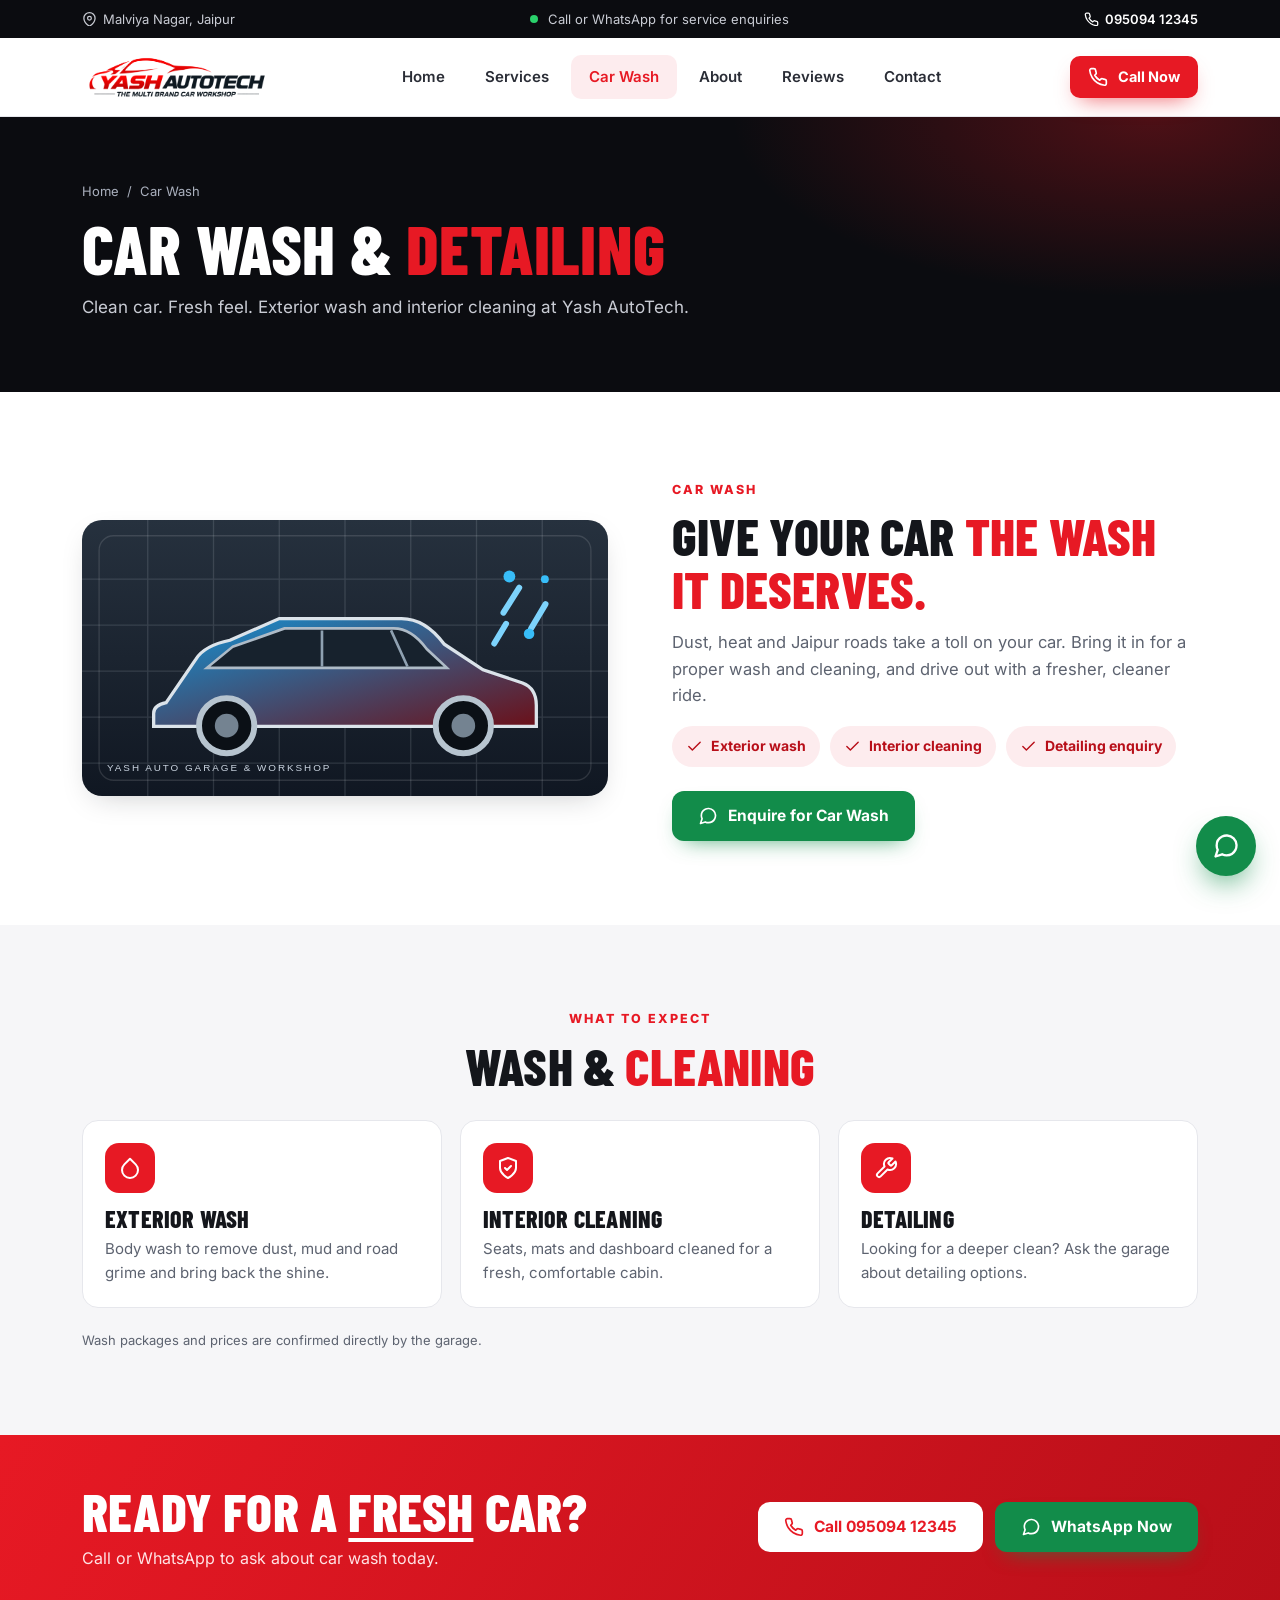
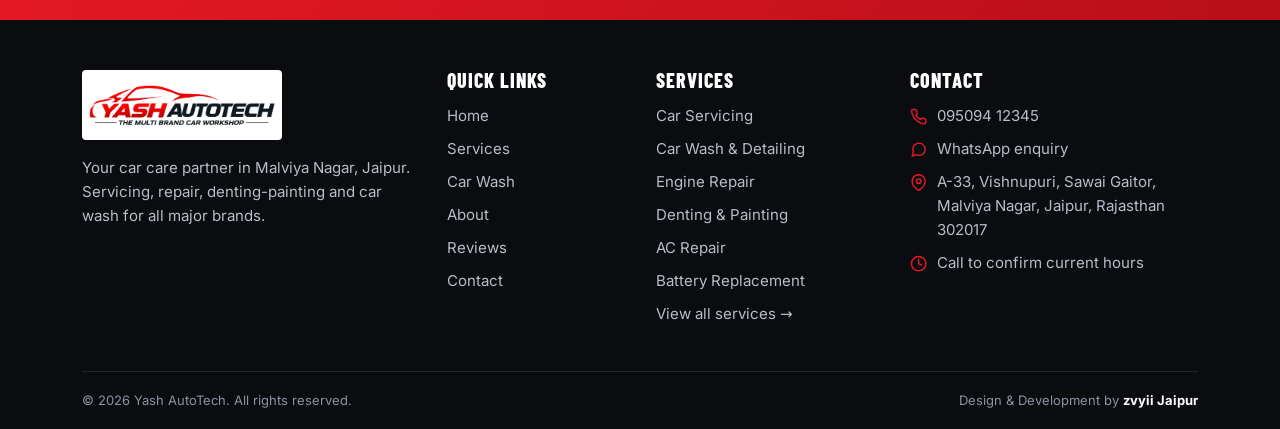
<file: car-wash.html>
<!doctype html>
<html lang="en">
<head>
<meta charset="utf-8">
<meta name="viewport" content="width=device-width,initial-scale=1,viewport-fit=cover">
<title>Car Wash & Detailing in Malviya Nagar, Jaipur | Yash AutoTech</title>
<meta name="description" content="Exterior car wash, interior cleaning and detailing at Yash AutoTech, Malviya Nagar, Jaipur. Enquire on WhatsApp.">
<meta name="theme-color" content="#e71924">
<meta property="og:type" content="website">
<meta property="og:site_name" content="Yash AutoTech">
<meta property="og:title" content="Car Wash & Detailing in Malviya Nagar, Jaipur | Yash AutoTech">
<meta property="og:description" content="Exterior car wash, interior cleaning and detailing at Yash AutoTech, Malviya Nagar, Jaipur. Enquire on WhatsApp.">
<meta property="og:image" content="assets/img/og-image.jpg">
<meta name="twitter:card" content="summary_large_image">
<link rel="icon" href="favicon.ico" sizes="any">
<link rel="icon" type="image/png" href="assets/img/favicon.png">
<link rel="apple-touch-icon" href="assets/img/apple-touch-icon.png">
<link rel="manifest" href="manifest.webmanifest">
<link rel="preload" href="assets/fonts/inter-latin-wght-normal.woff2" as="font" type="font/woff2" crossorigin>
<link rel="preload" href="assets/fonts/barlow-condensed-latin-800-normal.woff2" as="font" type="font/woff2" crossorigin>
<link rel="stylesheet" href="css/style.css">
<script defer src="js/main.js"></script>
</head>
<body>
<svg width="0" height="0" style="position:absolute" aria-hidden="true" focusable="false"><defs>
<symbol id="i-phone" viewBox="0 0 24 24"><path d="M22 16.92v3a2 2 0 0 1-2.18 2 19.79 19.79 0 0 1-8.63-3.07 19.5 19.5 0 0 1-6-6 19.79 19.79 0 0 1-3.07-8.67A2 2 0 0 1 4.11 2h3a2 2 0 0 1 2 1.72c.13.96.36 1.9.7 2.81a2 2 0 0 1-.45 2.11L8.09 9.91a16 16 0 0 0 6 6l1.27-1.27a2 2 0 0 1 2.11-.45c.91.34 1.85.57 2.81.7A2 2 0 0 1 22 16.92z"/></symbol>
<symbol id="i-wa" viewBox="0 0 24 24"><path d="M21 11.5a8.38 8.38 0 0 1-.9 3.8 8.5 8.5 0 0 1-7.6 4.7 8.38 8.38 0 0 1-3.8-.9L3 21l1.9-5.7a8.38 8.38 0 0 1-.9-3.8 8.5 8.5 0 0 1 4.7-7.6 8.38 8.38 0 0 1 3.8-.9h.5a8.48 8.48 0 0 1 8 8v.5z"/></symbol>
<symbol id="i-pin" viewBox="0 0 24 24"><path d="M21 10c0 7-9 13-9 13s-9-6-9-13a9 9 0 0 1 18 0z"/><circle cx="12" cy="10" r="3"/></symbol>
<symbol id="i-clock" viewBox="0 0 24 24"><circle cx="12" cy="12" r="10"/><path d="M12 6v6l4 2"/></symbol>
<symbol id="i-star" viewBox="0 0 24 24"><path d="M12 2l3.09 6.26L22 9.27l-5 4.87 1.18 6.88L12 17.77l-6.18 3.25L7 14.14 2 9.27l6.91-1.01z"/></symbol>
<symbol id="i-check" viewBox="0 0 24 24"><path d="M20 6L9 17l-5-5"/></symbol>
<symbol id="i-arrow" viewBox="0 0 24 24"><path d="M7 17L17 7M7 7h10v10"/></symbol>
<symbol id="i-menu" viewBox="0 0 24 24"><path d="M3 6h18M3 12h18M3 18h18"/></symbol>
<symbol id="i-close" viewBox="0 0 24 24"><path d="M18 6L6 18M6 6l12 12"/></symbol>
<symbol id="i-wrench" viewBox="0 0 24 24"><path d="M14.7 6.3a1 1 0 0 0 0 1.4l1.6 1.6a1 1 0 0 0 1.4 0l3.77-3.77a6 6 0 0 1-7.94 7.94l-6.91 6.91a2.12 2.12 0 0 1-3-3l6.91-6.91a6 6 0 0 1 7.94-7.94l-3.76 3.76z"/></symbol>
<symbol id="i-drop" viewBox="0 0 24 24"><path d="M12 2.69l5.66 5.66a8 8 0 1 1-11.31 0z"/></symbol>
<symbol id="i-shield" viewBox="0 0 24 24"><path d="M12 22s8-4 8-10V5l-8-3-8 3v7c0 6 8 10 8 10z"/><path d="M9 12l2 2 4-4"/></symbol>
<symbol id="i-grid" viewBox="0 0 24 24"><rect x="3" y="3" width="7" height="7" rx="1"/><rect x="14" y="3" width="7" height="7" rx="1"/><rect x="3" y="14" width="7" height="7" rx="1"/><rect x="14" y="14" width="7" height="7" rx="1"/></symbol>
<symbol id="i-chat" viewBox="0 0 24 24"><path d="M21 15a2 2 0 0 1-2 2H7l-4 4V5a2 2 0 0 1 2-2h14a2 2 0 0 1 2 2z"/></symbol>
</defs></svg>
<a class="skip" href="#main">Skip to content</a>
<div class="topstrip"><div class="container">
<span class="ts-loc"><svg class="ico " aria-hidden="true"><use href="#i-pin"/></svg> Malviya Nagar, Jaipur</span>
<span class="ts-r"><i class="dot"></i>&nbsp;Call or WhatsApp for service enquiries</span>
<a href="tel:+919509412345"><svg class="ico " aria-hidden="true"><use href="#i-phone"/></svg> 095094 12345</a>
</div></div>
<header class="site-header"><div class="container head-in">
<a class="brand" href="index.html" aria-label="Yash AutoTech – Home"><img class="real-logo" src="assets/img/logo-full.png" width="190" height="64" alt="Yash AutoTech — The Multi Brand Car Workshop"></a>
<nav class="nav" aria-label="Main"><a href="index.html">Home</a><a href="services.html">Services</a><a href="car-wash.html" aria-current="page">Car Wash</a><a href="about.html">About</a><a href="reviews.html">Reviews</a><a href="contact.html">Contact</a></nav>
<div class="head-cta"><a class="btn btn-red btn-sm" href="tel:+919509412345"><svg class="ico " aria-hidden="true"><use href="#i-phone"/></svg> Call Now</a></div>
<button class="menu-btn" type="button" aria-label="Open menu" aria-expanded="false" aria-controls="mobile-nav"><svg class="ico i-menu" aria-hidden="true"><use href="#i-menu"/></svg><svg class="ico i-close" aria-hidden="true"><use href="#i-close"/></svg></button>
</div></header>
<nav class="mobile-nav" id="mobile-nav" aria-label="Mobile"><a class="nl" href="index.html">Home<svg class="ico " aria-hidden="true"><use href="#i-arrow"/></svg></a><a class="nl" href="services.html">Services<svg class="ico " aria-hidden="true"><use href="#i-arrow"/></svg></a><a class="nl" href="car-wash.html" aria-current="page">Car Wash<svg class="ico " aria-hidden="true"><use href="#i-arrow"/></svg></a><a class="nl" href="about.html">About<svg class="ico " aria-hidden="true"><use href="#i-arrow"/></svg></a><a class="nl" href="reviews.html">Reviews<svg class="ico " aria-hidden="true"><use href="#i-arrow"/></svg></a><a class="nl" href="contact.html">Contact<svg class="ico " aria-hidden="true"><use href="#i-arrow"/></svg></a>
<div class="mn-cta"><a class="btn btn-red" href="tel:+919509412345"><svg class="ico " aria-hidden="true"><use href="#i-phone"/></svg> Call 095094 12345</a><a class="btn btn-green" href="https://wa.me/919509412345?text=Hello%20Yash%20AutoTech%2C%20I%20want%20to%20book%20a%20service."><svg class="ico " aria-hidden="true"><use href="#i-wa"/></svg> WhatsApp Us</a></div></nav>
<main id="main">
<section class="page-hero"><div class="container">
<div class="crumbs"><a href="index.html">Home</a><span>/</span><span>Car Wash</span></div>
<h1>Car Wash &amp; <em>Detailing</em></h1><p>Clean car. Fresh feel. Exterior wash and interior cleaning at Yash AutoTech.</p></div></section>
<section class="section"><div class="container split">
<div class="split-img rv"><img src="assets/services/car-wash.svg" alt="Car wash and detailing" width="800" height="420" style="aspect-ratio:800/420"></div>
<div class="rv"><span class="kicker">Car wash</span><h2>Give your car <em>the wash it deserves.</em></h2>
<p>Dust, heat and Jaipur roads take a toll on your car. Bring it in for a proper wash and cleaning, and drive out with a fresher, cleaner ride.</p>
<div class="chips"><span><svg class="ico " aria-hidden="true"><use href="#i-check"/></svg> Exterior wash</span><span><svg class="ico " aria-hidden="true"><use href="#i-check"/></svg> Interior cleaning</span><span><svg class="ico " aria-hidden="true"><use href="#i-check"/></svg> Detailing enquiry</span></div>
<a class="btn btn-green" href="https://wa.me/919509412345?text=Hello%20Yash%20AutoTech%2C%20I%20want%20to%20enquire%20about%20car%20wash."><svg class="ico " aria-hidden="true"><use href="#i-wa"/></svg> Enquire for Car Wash</a></div>
</div></section>
<section class="section alt"><div class="container">
<div class="sec-head center rv"><span class="kicker">What to expect</span><h2>Wash &amp; <em>cleaning</em></h2></div>
<div class="grid c3">
<div class="feat rv"><div class="fi"><svg class="ico " aria-hidden="true"><use href="#i-drop"/></svg></div><h3>Exterior Wash</h3><p>Body wash to remove dust, mud and road grime and bring back the shine.</p></div>
<div class="feat rv"><div class="fi"><svg class="ico " aria-hidden="true"><use href="#i-shield"/></svg></div><h3>Interior Cleaning</h3><p>Seats, mats and dashboard cleaned for a fresh, comfortable cabin.</p></div>
<div class="feat rv"><div class="fi"><svg class="ico " aria-hidden="true"><use href="#i-wrench"/></svg></div><h3>Detailing</h3><p>Looking for a deeper clean? Ask the garage about detailing options.</p></div>
</div>
<p class="note">Wash packages and prices are confirmed directly by the garage.</p></div></section>
<section class="cta-band"><div class="container cta-in">
<div><h2>Ready for a <em>fresh</em> car?</h2><p>Call or WhatsApp to ask about car wash today.</p></div>
<div class="cta-btns"><a class="btn btn-red" href="tel:+919509412345"><svg class="ico " aria-hidden="true"><use href="#i-phone"/></svg> Call 095094 12345</a><a class="btn btn-green" href="https://wa.me/919509412345?text=Hello%20Yash%20AutoTech%2C%20I%20want%20to%20book%20a%20service."><svg class="ico " aria-hidden="true"><use href="#i-wa"/></svg> WhatsApp Now</a></div>
</div></section>
</main>
<footer class="site-footer"><div class="container">
<div class="f-grid">
<div class="f-brand"><a class="brand" href="index.html"><img class="real-logo" src="assets/img/logo-full.png" width="190" height="64" alt="Yash AutoTech — The Multi Brand Car Workshop"></a>
<p>Your car care partner in Malviya Nagar, Jaipur. Servicing, repair, denting-painting and car wash for all major brands.</p></div>
<div><h4>Quick Links</h4><ul><li><a href="index.html">Home</a></li><li><a href="services.html">Services</a></li><li><a href="car-wash.html">Car Wash</a></li><li><a href="about.html">About</a></li><li><a href="reviews.html">Reviews</a></li><li><a href="contact.html">Contact</a></li></ul></div>
<div><h4>Services</h4><ul><li><a href="services.html#car-servicing">Car Servicing</a></li><li><a href="services.html#car-wash">Car Wash & Detailing</a></li><li><a href="services.html#engine-repair">Engine Repair</a></li><li><a href="services.html#denting-painting">Denting & Painting</a></li><li><a href="services.html#ac-repair">AC Repair</a></li><li><a href="services.html#battery">Battery Replacement</a></li><li><a href="services.html">View all services →</a></li></ul></div>
<div><h4>Contact</h4><ul class="f-contact">
<li><svg class="ico " aria-hidden="true"><use href="#i-phone"/></svg><a href="tel:+919509412345">095094 12345</a></li>
<li><svg class="ico " aria-hidden="true"><use href="#i-wa"/></svg><a href="https://wa.me/919509412345?text=Hello%20Yash%20AutoTech%2C%20I%20want%20to%20book%20a%20service.">WhatsApp enquiry</a></li>
<li><svg class="ico " aria-hidden="true"><use href="#i-pin"/></svg><a href="https://maps.app.goo.gl/LSwWtEk1a5YCVEvGA" target="_blank" rel="noopener">A-33, Vishnupuri, Sawai Gaitor, Malviya Nagar, Jaipur, Rajasthan 302017</a></li>
<li><svg class="ico " aria-hidden="true"><use href="#i-clock"/></svg><span>Call to confirm current hours</span></li></ul></div>
</div>
<div class="f-bottom"><span>© <span id="year">2026</span> Yash AutoTech. All rights reserved.</span><span>Design &amp; Development by <strong>zvyii Jaipur</strong></span></div>
</div></footer>
<nav class="bar" aria-label="Quick actions">
<a class="b-call" href="tel:+919509412345"><svg class="ico " aria-hidden="true"><use href="#i-phone"/></svg><span>Call</span></a>
<a class="b-wa" href="https://wa.me/919509412345?text=Hello%20Yash%20AutoTech%2C%20I%20want%20to%20book%20a%20service."><svg class="ico " aria-hidden="true"><use href="#i-wa"/></svg><span>WhatsApp</span></a>
<a class="b-map" href="https://maps.app.goo.gl/LSwWtEk1a5YCVEvGA" target="_blank" rel="noopener"><svg class="ico " aria-hidden="true"><use href="#i-pin"/></svg><span>Directions</span></a>
</nav>
<a class="fab" href="https://wa.me/919509412345?text=Hello%20Yash%20AutoTech%2C%20I%20want%20to%20book%20a%20service." aria-label="Chat on WhatsApp"><svg class="ico " aria-hidden="true"><use href="#i-wa"/></svg></a>
</body>
</html>
</file>
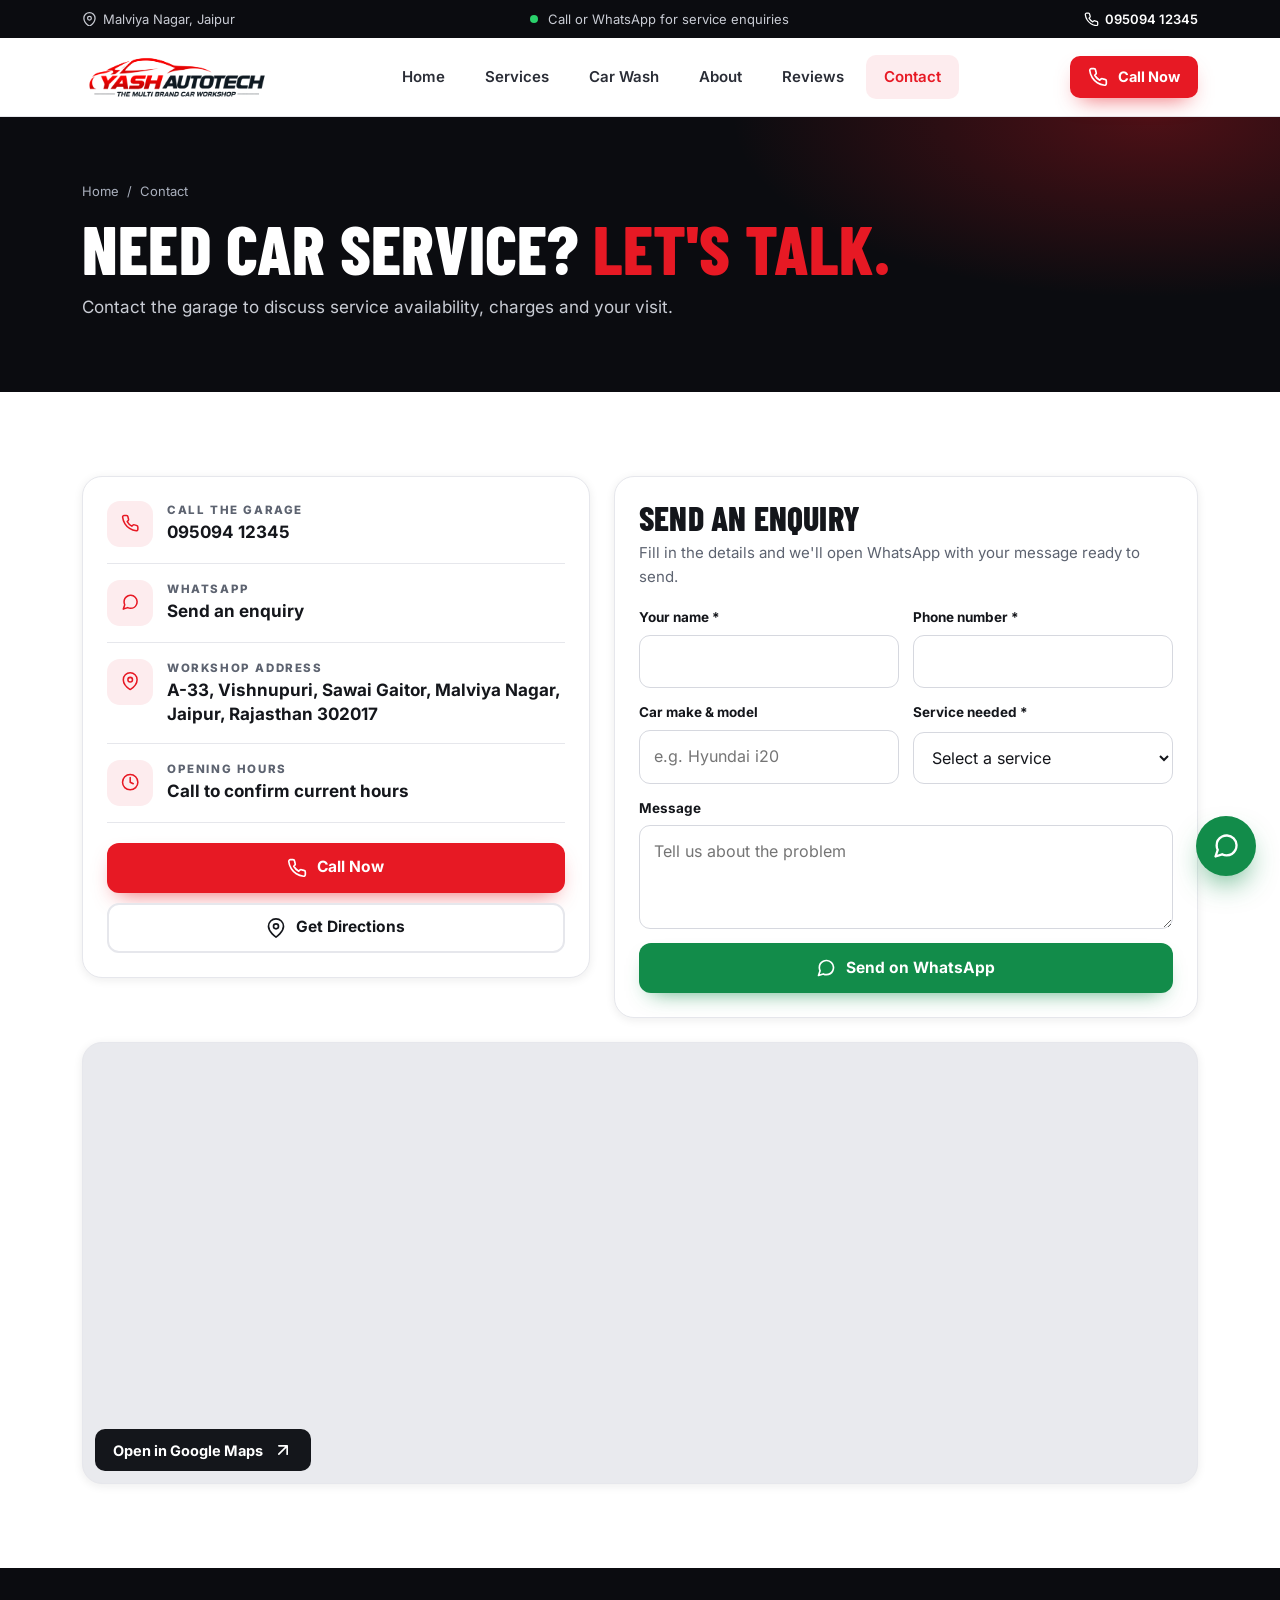
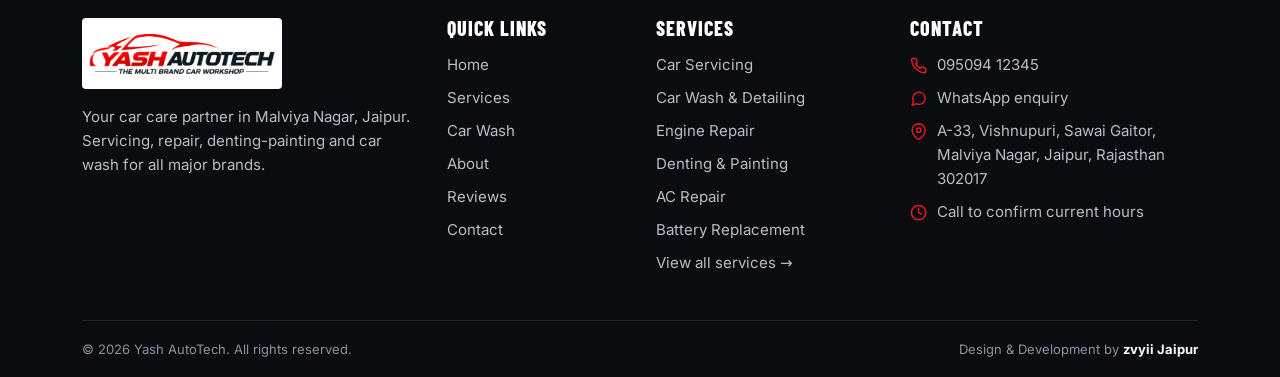
<file: contact.html>
<!doctype html>
<html lang="en">
<head>
<meta charset="utf-8">
<meta name="viewport" content="width=device-width,initial-scale=1,viewport-fit=cover">
<title>Contact Yash AutoTech | Malviya Nagar, Jaipur</title>
<meta name="description" content="Call 095094 12345 or WhatsApp Yash AutoTech at A-33, Vishnupuri, Sawai Gaitor, Malviya Nagar, Jaipur, Rajasthan 302017. Get directions and send an enquiry.">
<meta name="theme-color" content="#e71924">
<meta property="og:type" content="website">
<meta property="og:site_name" content="Yash AutoTech">
<meta property="og:title" content="Contact Yash AutoTech | Malviya Nagar, Jaipur">
<meta property="og:description" content="Call 095094 12345 or WhatsApp Yash AutoTech at A-33, Vishnupuri, Sawai Gaitor, Malviya Nagar, Jaipur, Rajasthan 302017. Get directions and send an enquiry.">
<meta property="og:image" content="assets/img/og-image.jpg">
<meta name="twitter:card" content="summary_large_image">
<link rel="icon" href="favicon.ico" sizes="any">
<link rel="icon" type="image/png" href="assets/img/favicon.png">
<link rel="apple-touch-icon" href="assets/img/apple-touch-icon.png">
<link rel="manifest" href="manifest.webmanifest">
<link rel="preload" href="assets/fonts/inter-latin-wght-normal.woff2" as="font" type="font/woff2" crossorigin>
<link rel="preload" href="assets/fonts/barlow-condensed-latin-800-normal.woff2" as="font" type="font/woff2" crossorigin>
<link rel="stylesheet" href="css/style.css">
<script type="application/ld+json">
{
 "@context": "https://schema.org",
 "@type": "AutoRepair",
 "name": "Yash AutoTech",
 "image": "assets/img/og-image.jpg",
 "telephone": "+919509412345",
 "address": {
  "@type": "PostalAddress",
  "streetAddress": "A-33, Vishnupuri, Sawai Gaitor, Malviya Nagar, Jaipur, Rajasthan 302017",
  "addressLocality": "Jaipur",
  "addressRegion": "Rajasthan",
  "postalCode": "302017",
  "addressCountry": "IN"
 },
 "aggregateRating": {
  "@type": "AggregateRating",
  "ratingValue": "5.0",
  "reviewCount": "15",
  "bestRating": "5"
 },
 "areaServed": "Jaipur",
 "priceRange": "$$"
}
</script>
<script defer src="js/main.js"></script>
</head>
<body>
<svg width="0" height="0" style="position:absolute" aria-hidden="true" focusable="false"><defs>
<symbol id="i-phone" viewBox="0 0 24 24"><path d="M22 16.92v3a2 2 0 0 1-2.18 2 19.79 19.79 0 0 1-8.63-3.07 19.5 19.5 0 0 1-6-6 19.79 19.79 0 0 1-3.07-8.67A2 2 0 0 1 4.11 2h3a2 2 0 0 1 2 1.72c.13.96.36 1.9.7 2.81a2 2 0 0 1-.45 2.11L8.09 9.91a16 16 0 0 0 6 6l1.27-1.27a2 2 0 0 1 2.11-.45c.91.34 1.85.57 2.81.7A2 2 0 0 1 22 16.92z"/></symbol>
<symbol id="i-wa" viewBox="0 0 24 24"><path d="M21 11.5a8.38 8.38 0 0 1-.9 3.8 8.5 8.5 0 0 1-7.6 4.7 8.38 8.38 0 0 1-3.8-.9L3 21l1.9-5.7a8.38 8.38 0 0 1-.9-3.8 8.5 8.5 0 0 1 4.7-7.6 8.38 8.38 0 0 1 3.8-.9h.5a8.48 8.48 0 0 1 8 8v.5z"/></symbol>
<symbol id="i-pin" viewBox="0 0 24 24"><path d="M21 10c0 7-9 13-9 13s-9-6-9-13a9 9 0 0 1 18 0z"/><circle cx="12" cy="10" r="3"/></symbol>
<symbol id="i-clock" viewBox="0 0 24 24"><circle cx="12" cy="12" r="10"/><path d="M12 6v6l4 2"/></symbol>
<symbol id="i-star" viewBox="0 0 24 24"><path d="M12 2l3.09 6.26L22 9.27l-5 4.87 1.18 6.88L12 17.77l-6.18 3.25L7 14.14 2 9.27l6.91-1.01z"/></symbol>
<symbol id="i-check" viewBox="0 0 24 24"><path d="M20 6L9 17l-5-5"/></symbol>
<symbol id="i-arrow" viewBox="0 0 24 24"><path d="M7 17L17 7M7 7h10v10"/></symbol>
<symbol id="i-menu" viewBox="0 0 24 24"><path d="M3 6h18M3 12h18M3 18h18"/></symbol>
<symbol id="i-close" viewBox="0 0 24 24"><path d="M18 6L6 18M6 6l12 12"/></symbol>
<symbol id="i-wrench" viewBox="0 0 24 24"><path d="M14.7 6.3a1 1 0 0 0 0 1.4l1.6 1.6a1 1 0 0 0 1.4 0l3.77-3.77a6 6 0 0 1-7.94 7.94l-6.91 6.91a2.12 2.12 0 0 1-3-3l6.91-6.91a6 6 0 0 1 7.94-7.94l-3.76 3.76z"/></symbol>
<symbol id="i-drop" viewBox="0 0 24 24"><path d="M12 2.69l5.66 5.66a8 8 0 1 1-11.31 0z"/></symbol>
<symbol id="i-shield" viewBox="0 0 24 24"><path d="M12 22s8-4 8-10V5l-8-3-8 3v7c0 6 8 10 8 10z"/><path d="M9 12l2 2 4-4"/></symbol>
<symbol id="i-grid" viewBox="0 0 24 24"><rect x="3" y="3" width="7" height="7" rx="1"/><rect x="14" y="3" width="7" height="7" rx="1"/><rect x="3" y="14" width="7" height="7" rx="1"/><rect x="14" y="14" width="7" height="7" rx="1"/></symbol>
<symbol id="i-chat" viewBox="0 0 24 24"><path d="M21 15a2 2 0 0 1-2 2H7l-4 4V5a2 2 0 0 1 2-2h14a2 2 0 0 1 2 2z"/></symbol>
</defs></svg>
<a class="skip" href="#main">Skip to content</a>
<div class="topstrip"><div class="container">
<span class="ts-loc"><svg class="ico " aria-hidden="true"><use href="#i-pin"/></svg> Malviya Nagar, Jaipur</span>
<span class="ts-r"><i class="dot"></i>&nbsp;Call or WhatsApp for service enquiries</span>
<a href="tel:+919509412345"><svg class="ico " aria-hidden="true"><use href="#i-phone"/></svg> 095094 12345</a>
</div></div>
<header class="site-header"><div class="container head-in">
<a class="brand" href="index.html" aria-label="Yash AutoTech – Home"><img class="real-logo" src="assets/img/logo-full.png" width="190" height="64" alt="Yash AutoTech — The Multi Brand Car Workshop"></a>
<nav class="nav" aria-label="Main"><a href="index.html">Home</a><a href="services.html">Services</a><a href="car-wash.html">Car Wash</a><a href="about.html">About</a><a href="reviews.html">Reviews</a><a href="contact.html" aria-current="page">Contact</a></nav>
<div class="head-cta"><a class="btn btn-red btn-sm" href="tel:+919509412345"><svg class="ico " aria-hidden="true"><use href="#i-phone"/></svg> Call Now</a></div>
<button class="menu-btn" type="button" aria-label="Open menu" aria-expanded="false" aria-controls="mobile-nav"><svg class="ico i-menu" aria-hidden="true"><use href="#i-menu"/></svg><svg class="ico i-close" aria-hidden="true"><use href="#i-close"/></svg></button>
</div></header>
<nav class="mobile-nav" id="mobile-nav" aria-label="Mobile"><a class="nl" href="index.html">Home<svg class="ico " aria-hidden="true"><use href="#i-arrow"/></svg></a><a class="nl" href="services.html">Services<svg class="ico " aria-hidden="true"><use href="#i-arrow"/></svg></a><a class="nl" href="car-wash.html">Car Wash<svg class="ico " aria-hidden="true"><use href="#i-arrow"/></svg></a><a class="nl" href="about.html">About<svg class="ico " aria-hidden="true"><use href="#i-arrow"/></svg></a><a class="nl" href="reviews.html">Reviews<svg class="ico " aria-hidden="true"><use href="#i-arrow"/></svg></a><a class="nl" href="contact.html" aria-current="page">Contact<svg class="ico " aria-hidden="true"><use href="#i-arrow"/></svg></a>
<div class="mn-cta"><a class="btn btn-red" href="tel:+919509412345"><svg class="ico " aria-hidden="true"><use href="#i-phone"/></svg> Call 095094 12345</a><a class="btn btn-green" href="https://wa.me/919509412345?text=Hello%20Yash%20AutoTech%2C%20I%20want%20to%20book%20a%20service."><svg class="ico " aria-hidden="true"><use href="#i-wa"/></svg> WhatsApp Us</a></div></nav>
<main id="main">
<section class="page-hero"><div class="container">
<div class="crumbs"><a href="index.html">Home</a><span>/</span><span>Contact</span></div>
<h1>Need car service? <em>Let's talk.</em></h1><p>Contact the garage to discuss service availability, charges and your visit.</p></div></section>
<section class="section"><div class="container">
<div class="contact-grid">
<div class="info-card rv">
<div class="info-row"><span class="ii"><svg class="ico " aria-hidden="true"><use href="#i-phone"/></svg></span><div><small>Call the garage</small><a class="v" href="tel:+919509412345">095094 12345</a></div></div>
<div class="info-row"><span class="ii"><svg class="ico " aria-hidden="true"><use href="#i-wa"/></svg></span><div><small>WhatsApp</small><a class="v" href="https://wa.me/919509412345?text=Hello%20Yash%20AutoTech%2C%20I%20want%20to%20book%20a%20service.">Send an enquiry</a></div></div>
<div class="info-row"><span class="ii"><svg class="ico " aria-hidden="true"><use href="#i-pin"/></svg></span><div><small>Workshop address</small><b>A-33, Vishnupuri, Sawai Gaitor, Malviya Nagar, Jaipur, Rajasthan 302017</b></div></div>
<div class="info-row"><span class="ii"><svg class="ico " aria-hidden="true"><use href="#i-clock"/></svg></span><div><small>Opening hours</small><b>Call to confirm current hours</b></div></div>
<div style="display:grid;gap:10px;margin-top:20px"><a class="btn btn-red" href="tel:+919509412345"><svg class="ico " aria-hidden="true"><use href="#i-phone"/></svg> Call Now</a><a class="btn btn-line" href="https://maps.app.goo.gl/LSwWtEk1a5YCVEvGA" target="_blank" rel="noopener"><svg class="ico " aria-hidden="true"><use href="#i-pin"/></svg> Get Directions</a></div>
</div>
<div class="form-card rv"><h2>Send an enquiry</h2><p>Fill in the details and we'll open WhatsApp with your message ready to send.</p>
<form id="enquiry-form" data-wa="919509412345" novalidate>
<div class="form-row"><div class="field"><label for="f-name">Your name *</label><input id="f-name" name="name" type="text" autocomplete="name" required><span class="err">Please enter your name</span></div>
<div class="field"><label for="f-phone">Phone number *</label><input id="f-phone" name="phone" type="tel" inputmode="tel" autocomplete="tel" required><span class="err">Enter a valid 10-digit number</span></div></div>
<div class="form-row"><div class="field"><label for="f-car">Car make &amp; model</label><input id="f-car" name="car" type="text" placeholder="e.g. Hyundai i20"></div>
<div class="field"><label for="f-service">Service needed *</label><select id="f-service" name="service" required><option value="">Select a service</option><option value="Car Servicing">Car Servicing</option><option value="Car Wash & Detailing">Car Wash & Detailing</option><option value="Engine Repair">Engine Repair</option><option value="Denting & Painting">Denting & Painting</option><option value="AC Repair">AC Repair</option><option value="Battery Replacement">Battery Replacement</option><option value="Brake & Suspension">Brake & Suspension</option><option value="Diagnostics & Electrical">Diagnostics & Electrical</option><option value="Clutch & Gearbox">Clutch & Gearbox</option><option value="Oil Change & Fluids">Oil Change & Fluids</option><option value="Tyres & Wheel Care">Tyres & Wheel Care</option><option value="General Inspection">General Inspection</option><option value="Other">Other / Not sure</option></select><span class="err">Please select a service</span></div></div>
<div class="field"><label for="f-msg">Message</label><textarea id="f-msg" name="message" placeholder="Tell us about the problem"></textarea></div>
<button class="btn btn-green btn-block" type="submit"><svg class="ico " aria-hidden="true"><use href="#i-wa"/></svg> Send on WhatsApp</button>
<noscript><p style="margin-top:12px;font-size:14px">Please enable JavaScript or call <a href="tel:+919509412345"><b>095094 12345</b></a>.</p></noscript>
</form></div>
</div>
<div class="map-wrap rv"><iframe title="Map showing Yash AutoTech in Malviya Nagar, Jaipur" src="https://www.google.com/maps?q=A-33%2C%20Vishnupuri%2C%20Sawai%20Gaitor%2C%20Malviya%20Nagar%2C%20Jaipur%2C%20Rajasthan%20302017&output=embed" loading="lazy" referrerpolicy="no-referrer-when-downgrade" allowfullscreen></iframe>
<a class="btn btn-dark btn-sm map-fallback" href="https://maps.app.goo.gl/LSwWtEk1a5YCVEvGA" target="_blank" rel="noopener">Open in Google Maps <svg class="ico " aria-hidden="true"><use href="#i-arrow"/></svg></a></div>
</div></section>
</main>
<footer class="site-footer"><div class="container">
<div class="f-grid">
<div class="f-brand"><a class="brand" href="index.html"><img class="real-logo" src="assets/img/logo-full.png" width="190" height="64" alt="Yash AutoTech — The Multi Brand Car Workshop"></a>
<p>Your car care partner in Malviya Nagar, Jaipur. Servicing, repair, denting-painting and car wash for all major brands.</p></div>
<div><h4>Quick Links</h4><ul><li><a href="index.html">Home</a></li><li><a href="services.html">Services</a></li><li><a href="car-wash.html">Car Wash</a></li><li><a href="about.html">About</a></li><li><a href="reviews.html">Reviews</a></li><li><a href="contact.html">Contact</a></li></ul></div>
<div><h4>Services</h4><ul><li><a href="services.html#car-servicing">Car Servicing</a></li><li><a href="services.html#car-wash">Car Wash & Detailing</a></li><li><a href="services.html#engine-repair">Engine Repair</a></li><li><a href="services.html#denting-painting">Denting & Painting</a></li><li><a href="services.html#ac-repair">AC Repair</a></li><li><a href="services.html#battery">Battery Replacement</a></li><li><a href="services.html">View all services →</a></li></ul></div>
<div><h4>Contact</h4><ul class="f-contact">
<li><svg class="ico " aria-hidden="true"><use href="#i-phone"/></svg><a href="tel:+919509412345">095094 12345</a></li>
<li><svg class="ico " aria-hidden="true"><use href="#i-wa"/></svg><a href="https://wa.me/919509412345?text=Hello%20Yash%20AutoTech%2C%20I%20want%20to%20book%20a%20service.">WhatsApp enquiry</a></li>
<li><svg class="ico " aria-hidden="true"><use href="#i-pin"/></svg><a href="https://maps.app.goo.gl/LSwWtEk1a5YCVEvGA" target="_blank" rel="noopener">A-33, Vishnupuri, Sawai Gaitor, Malviya Nagar, Jaipur, Rajasthan 302017</a></li>
<li><svg class="ico " aria-hidden="true"><use href="#i-clock"/></svg><span>Call to confirm current hours</span></li></ul></div>
</div>
<div class="f-bottom"><span>© <span id="year">2026</span> Yash AutoTech. All rights reserved.</span><span>Design &amp; Development by <strong>zvyii Jaipur</strong></span></div>
</div></footer>
<nav class="bar" aria-label="Quick actions">
<a class="b-call" href="tel:+919509412345"><svg class="ico " aria-hidden="true"><use href="#i-phone"/></svg><span>Call</span></a>
<a class="b-wa" href="https://wa.me/919509412345?text=Hello%20Yash%20AutoTech%2C%20I%20want%20to%20book%20a%20service."><svg class="ico " aria-hidden="true"><use href="#i-wa"/></svg><span>WhatsApp</span></a>
<a class="b-map" href="https://maps.app.goo.gl/LSwWtEk1a5YCVEvGA" target="_blank" rel="noopener"><svg class="ico " aria-hidden="true"><use href="#i-pin"/></svg><span>Directions</span></a>
</nav>
<a class="fab" href="https://wa.me/919509412345?text=Hello%20Yash%20AutoTech%2C%20I%20want%20to%20book%20a%20service." aria-label="Chat on WhatsApp"><svg class="ico " aria-hidden="true"><use href="#i-wa"/></svg></a>
</body>
</html>
</file>
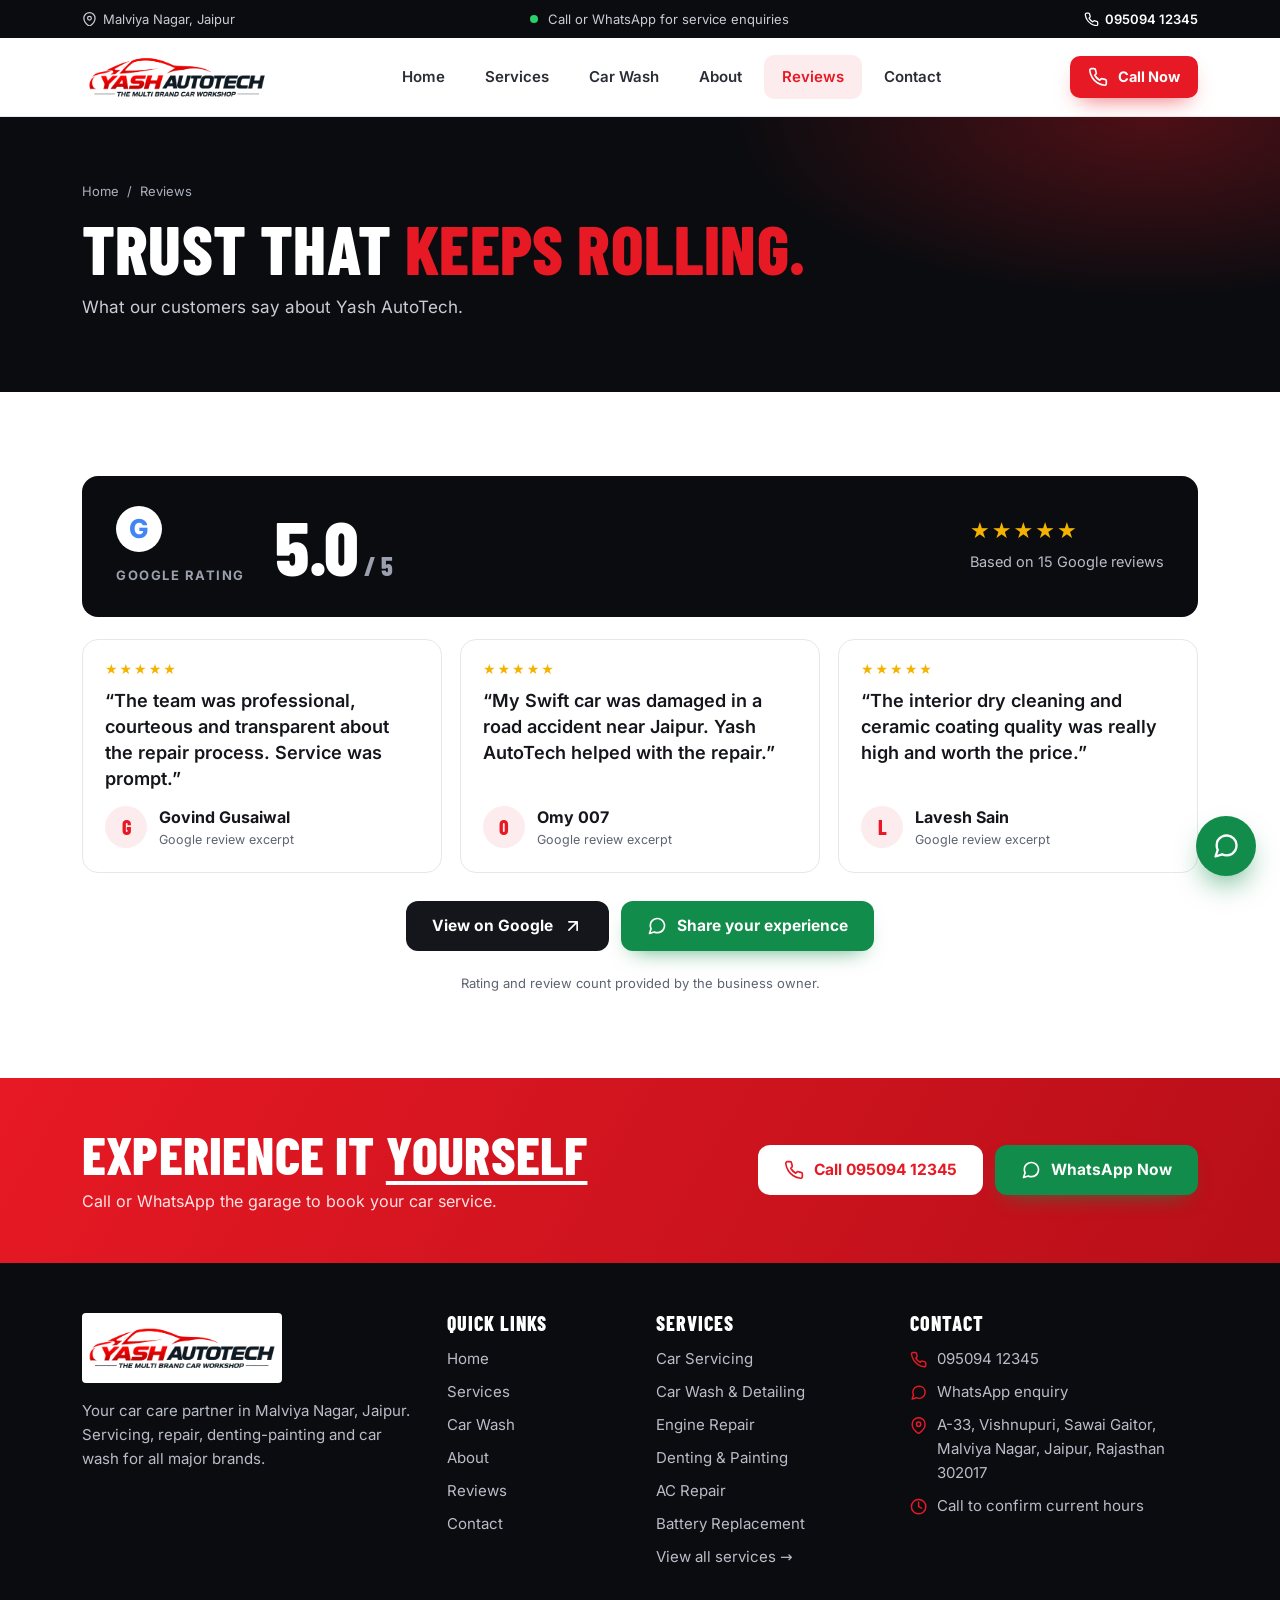
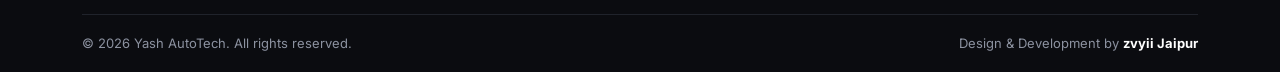
<file: reviews.html>
<!doctype html>
<html lang="en">
<head>
<meta charset="utf-8">
<meta name="viewport" content="width=device-width,initial-scale=1,viewport-fit=cover">
<title>Customer Reviews | Yash AutoTech, Jaipur</title>
<meta name="description" content="Yash AutoTech is rated 5.0/5 from 15 Google reviews. Read what customers say.">
<meta name="theme-color" content="#e71924">
<meta property="og:type" content="website">
<meta property="og:site_name" content="Yash AutoTech">
<meta property="og:title" content="Customer Reviews | Yash AutoTech, Jaipur">
<meta property="og:description" content="Yash AutoTech is rated 5.0/5 from 15 Google reviews. Read what customers say.">
<meta property="og:image" content="assets/img/og-image.jpg">
<meta name="twitter:card" content="summary_large_image">
<link rel="icon" href="favicon.ico" sizes="any">
<link rel="icon" type="image/png" href="assets/img/favicon.png">
<link rel="apple-touch-icon" href="assets/img/apple-touch-icon.png">
<link rel="manifest" href="manifest.webmanifest">
<link rel="preload" href="assets/fonts/inter-latin-wght-normal.woff2" as="font" type="font/woff2" crossorigin>
<link rel="preload" href="assets/fonts/barlow-condensed-latin-800-normal.woff2" as="font" type="font/woff2" crossorigin>
<link rel="stylesheet" href="css/style.css">
<script defer src="js/main.js"></script>
</head>
<body>
<svg width="0" height="0" style="position:absolute" aria-hidden="true" focusable="false"><defs>
<symbol id="i-phone" viewBox="0 0 24 24"><path d="M22 16.92v3a2 2 0 0 1-2.18 2 19.79 19.79 0 0 1-8.63-3.07 19.5 19.5 0 0 1-6-6 19.79 19.79 0 0 1-3.07-8.67A2 2 0 0 1 4.11 2h3a2 2 0 0 1 2 1.72c.13.96.36 1.9.7 2.81a2 2 0 0 1-.45 2.11L8.09 9.91a16 16 0 0 0 6 6l1.27-1.27a2 2 0 0 1 2.11-.45c.91.34 1.85.57 2.81.7A2 2 0 0 1 22 16.92z"/></symbol>
<symbol id="i-wa" viewBox="0 0 24 24"><path d="M21 11.5a8.38 8.38 0 0 1-.9 3.8 8.5 8.5 0 0 1-7.6 4.7 8.38 8.38 0 0 1-3.8-.9L3 21l1.9-5.7a8.38 8.38 0 0 1-.9-3.8 8.5 8.5 0 0 1 4.7-7.6 8.38 8.38 0 0 1 3.8-.9h.5a8.48 8.48 0 0 1 8 8v.5z"/></symbol>
<symbol id="i-pin" viewBox="0 0 24 24"><path d="M21 10c0 7-9 13-9 13s-9-6-9-13a9 9 0 0 1 18 0z"/><circle cx="12" cy="10" r="3"/></symbol>
<symbol id="i-clock" viewBox="0 0 24 24"><circle cx="12" cy="12" r="10"/><path d="M12 6v6l4 2"/></symbol>
<symbol id="i-star" viewBox="0 0 24 24"><path d="M12 2l3.09 6.26L22 9.27l-5 4.87 1.18 6.88L12 17.77l-6.18 3.25L7 14.14 2 9.27l6.91-1.01z"/></symbol>
<symbol id="i-check" viewBox="0 0 24 24"><path d="M20 6L9 17l-5-5"/></symbol>
<symbol id="i-arrow" viewBox="0 0 24 24"><path d="M7 17L17 7M7 7h10v10"/></symbol>
<symbol id="i-menu" viewBox="0 0 24 24"><path d="M3 6h18M3 12h18M3 18h18"/></symbol>
<symbol id="i-close" viewBox="0 0 24 24"><path d="M18 6L6 18M6 6l12 12"/></symbol>
<symbol id="i-wrench" viewBox="0 0 24 24"><path d="M14.7 6.3a1 1 0 0 0 0 1.4l1.6 1.6a1 1 0 0 0 1.4 0l3.77-3.77a6 6 0 0 1-7.94 7.94l-6.91 6.91a2.12 2.12 0 0 1-3-3l6.91-6.91a6 6 0 0 1 7.94-7.94l-3.76 3.76z"/></symbol>
<symbol id="i-drop" viewBox="0 0 24 24"><path d="M12 2.69l5.66 5.66a8 8 0 1 1-11.31 0z"/></symbol>
<symbol id="i-shield" viewBox="0 0 24 24"><path d="M12 22s8-4 8-10V5l-8-3-8 3v7c0 6 8 10 8 10z"/><path d="M9 12l2 2 4-4"/></symbol>
<symbol id="i-grid" viewBox="0 0 24 24"><rect x="3" y="3" width="7" height="7" rx="1"/><rect x="14" y="3" width="7" height="7" rx="1"/><rect x="3" y="14" width="7" height="7" rx="1"/><rect x="14" y="14" width="7" height="7" rx="1"/></symbol>
<symbol id="i-chat" viewBox="0 0 24 24"><path d="M21 15a2 2 0 0 1-2 2H7l-4 4V5a2 2 0 0 1 2-2h14a2 2 0 0 1 2 2z"/></symbol>
</defs></svg>
<a class="skip" href="#main">Skip to content</a>
<div class="topstrip"><div class="container">
<span class="ts-loc"><svg class="ico " aria-hidden="true"><use href="#i-pin"/></svg> Malviya Nagar, Jaipur</span>
<span class="ts-r"><i class="dot"></i>&nbsp;Call or WhatsApp for service enquiries</span>
<a href="tel:+919509412345"><svg class="ico " aria-hidden="true"><use href="#i-phone"/></svg> 095094 12345</a>
</div></div>
<header class="site-header"><div class="container head-in">
<a class="brand" href="index.html" aria-label="Yash AutoTech – Home"><img class="real-logo" src="assets/img/logo-full.png" width="190" height="64" alt="Yash AutoTech — The Multi Brand Car Workshop"></a>
<nav class="nav" aria-label="Main"><a href="index.html">Home</a><a href="services.html">Services</a><a href="car-wash.html">Car Wash</a><a href="about.html">About</a><a href="reviews.html" aria-current="page">Reviews</a><a href="contact.html">Contact</a></nav>
<div class="head-cta"><a class="btn btn-red btn-sm" href="tel:+919509412345"><svg class="ico " aria-hidden="true"><use href="#i-phone"/></svg> Call Now</a></div>
<button class="menu-btn" type="button" aria-label="Open menu" aria-expanded="false" aria-controls="mobile-nav"><svg class="ico i-menu" aria-hidden="true"><use href="#i-menu"/></svg><svg class="ico i-close" aria-hidden="true"><use href="#i-close"/></svg></button>
</div></header>
<nav class="mobile-nav" id="mobile-nav" aria-label="Mobile"><a class="nl" href="index.html">Home<svg class="ico " aria-hidden="true"><use href="#i-arrow"/></svg></a><a class="nl" href="services.html">Services<svg class="ico " aria-hidden="true"><use href="#i-arrow"/></svg></a><a class="nl" href="car-wash.html">Car Wash<svg class="ico " aria-hidden="true"><use href="#i-arrow"/></svg></a><a class="nl" href="about.html">About<svg class="ico " aria-hidden="true"><use href="#i-arrow"/></svg></a><a class="nl" href="reviews.html" aria-current="page">Reviews<svg class="ico " aria-hidden="true"><use href="#i-arrow"/></svg></a><a class="nl" href="contact.html">Contact<svg class="ico " aria-hidden="true"><use href="#i-arrow"/></svg></a>
<div class="mn-cta"><a class="btn btn-red" href="tel:+919509412345"><svg class="ico " aria-hidden="true"><use href="#i-phone"/></svg> Call 095094 12345</a><a class="btn btn-green" href="https://wa.me/919509412345?text=Hello%20Yash%20AutoTech%2C%20I%20want%20to%20book%20a%20service."><svg class="ico " aria-hidden="true"><use href="#i-wa"/></svg> WhatsApp Us</a></div></nav>
<main id="main">
<section class="page-hero"><div class="container">
<div class="crumbs"><a href="index.html">Home</a><span>/</span><span>Reviews</span></div>
<h1>Trust that <em>keeps rolling.</em></h1><p>What our customers say about Yash AutoTech.</p></div></section>
<section class="section"><div class="container">
<div class="rating-card rv"><div><div class="g-badge">G</div><span style="font-size:13px;color:#9aa0ad;letter-spacing:1.5px;font-weight:700">GOOGLE RATING</span></div>
<div class="score">5.0<small> / 5</small></div>
<div><span class="stars">★★★★★</span><p>Based on 15 Google reviews</p></div></div>
<div class="grid c3" style="margin-top:22px"><article class="review rv"><span class="stars">★★★★★</span><p class="q">“The team was professional, courteous and transparent about the repair process. Service was prompt.”</p><div class="who"><span class="avatar">G</span><span><b>Govind Gusaiwal</b><small>Google review excerpt</small></span></div></article><article class="review rv"><span class="stars">★★★★★</span><p class="q">“My Swift car was damaged in a road accident near Jaipur. Yash AutoTech helped with the repair.”</p><div class="who"><span class="avatar">O</span><span><b>Omy 007</b><small>Google review excerpt</small></span></div></article><article class="review rv"><span class="stars">★★★★★</span><p class="q">“The interior dry cleaning and ceramic coating quality was really high and worth the price.”</p><div class="who"><span class="avatar">L</span><span><b>Lavesh Sain</b><small>Google review excerpt</small></span></div></article></div>
<div class="sec-foot" style="gap:12px;flex-wrap:wrap"><a class="btn btn-dark" href="https://maps.app.goo.gl/LSwWtEk1a5YCVEvGA" target="_blank" rel="noopener">View on Google <svg class="ico " aria-hidden="true"><use href="#i-arrow"/></svg></a><a class="btn btn-green" href="https://wa.me/919509412345?text=Hello%20Yash%20AutoTech%2C%20I%20want%20to%20share%20my%20feedback."><svg class="ico " aria-hidden="true"><use href="#i-wa"/></svg> Share your experience</a></div>
<p class="note" style="text-align:center">Rating and review count provided by the business owner.</p>
</div></section>
<section class="cta-band"><div class="container cta-in">
<div><h2>Experience it <em>yourself</em></h2><p>Call or WhatsApp the garage to book your car service.</p></div>
<div class="cta-btns"><a class="btn btn-red" href="tel:+919509412345"><svg class="ico " aria-hidden="true"><use href="#i-phone"/></svg> Call 095094 12345</a><a class="btn btn-green" href="https://wa.me/919509412345?text=Hello%20Yash%20AutoTech%2C%20I%20want%20to%20book%20a%20service."><svg class="ico " aria-hidden="true"><use href="#i-wa"/></svg> WhatsApp Now</a></div>
</div></section>
</main>
<footer class="site-footer"><div class="container">
<div class="f-grid">
<div class="f-brand"><a class="brand" href="index.html"><img class="real-logo" src="assets/img/logo-full.png" width="190" height="64" alt="Yash AutoTech — The Multi Brand Car Workshop"></a>
<p>Your car care partner in Malviya Nagar, Jaipur. Servicing, repair, denting-painting and car wash for all major brands.</p></div>
<div><h4>Quick Links</h4><ul><li><a href="index.html">Home</a></li><li><a href="services.html">Services</a></li><li><a href="car-wash.html">Car Wash</a></li><li><a href="about.html">About</a></li><li><a href="reviews.html">Reviews</a></li><li><a href="contact.html">Contact</a></li></ul></div>
<div><h4>Services</h4><ul><li><a href="services.html#car-servicing">Car Servicing</a></li><li><a href="services.html#car-wash">Car Wash & Detailing</a></li><li><a href="services.html#engine-repair">Engine Repair</a></li><li><a href="services.html#denting-painting">Denting & Painting</a></li><li><a href="services.html#ac-repair">AC Repair</a></li><li><a href="services.html#battery">Battery Replacement</a></li><li><a href="services.html">View all services →</a></li></ul></div>
<div><h4>Contact</h4><ul class="f-contact">
<li><svg class="ico " aria-hidden="true"><use href="#i-phone"/></svg><a href="tel:+919509412345">095094 12345</a></li>
<li><svg class="ico " aria-hidden="true"><use href="#i-wa"/></svg><a href="https://wa.me/919509412345?text=Hello%20Yash%20AutoTech%2C%20I%20want%20to%20book%20a%20service.">WhatsApp enquiry</a></li>
<li><svg class="ico " aria-hidden="true"><use href="#i-pin"/></svg><a href="https://maps.app.goo.gl/LSwWtEk1a5YCVEvGA" target="_blank" rel="noopener">A-33, Vishnupuri, Sawai Gaitor, Malviya Nagar, Jaipur, Rajasthan 302017</a></li>
<li><svg class="ico " aria-hidden="true"><use href="#i-clock"/></svg><span>Call to confirm current hours</span></li></ul></div>
</div>
<div class="f-bottom"><span>© <span id="year">2026</span> Yash AutoTech. All rights reserved.</span><span>Design &amp; Development by <strong>zvyii Jaipur</strong></span></div>
</div></footer>
<nav class="bar" aria-label="Quick actions">
<a class="b-call" href="tel:+919509412345"><svg class="ico " aria-hidden="true"><use href="#i-phone"/></svg><span>Call</span></a>
<a class="b-wa" href="https://wa.me/919509412345?text=Hello%20Yash%20AutoTech%2C%20I%20want%20to%20book%20a%20service."><svg class="ico " aria-hidden="true"><use href="#i-wa"/></svg><span>WhatsApp</span></a>
<a class="b-map" href="https://maps.app.goo.gl/LSwWtEk1a5YCVEvGA" target="_blank" rel="noopener"><svg class="ico " aria-hidden="true"><use href="#i-pin"/></svg><span>Directions</span></a>
</nav>
<a class="fab" href="https://wa.me/919509412345?text=Hello%20Yash%20AutoTech%2C%20I%20want%20to%20book%20a%20service." aria-label="Chat on WhatsApp"><svg class="ico " aria-hidden="true"><use href="#i-wa"/></svg></a>
</body>
</html>
</file>
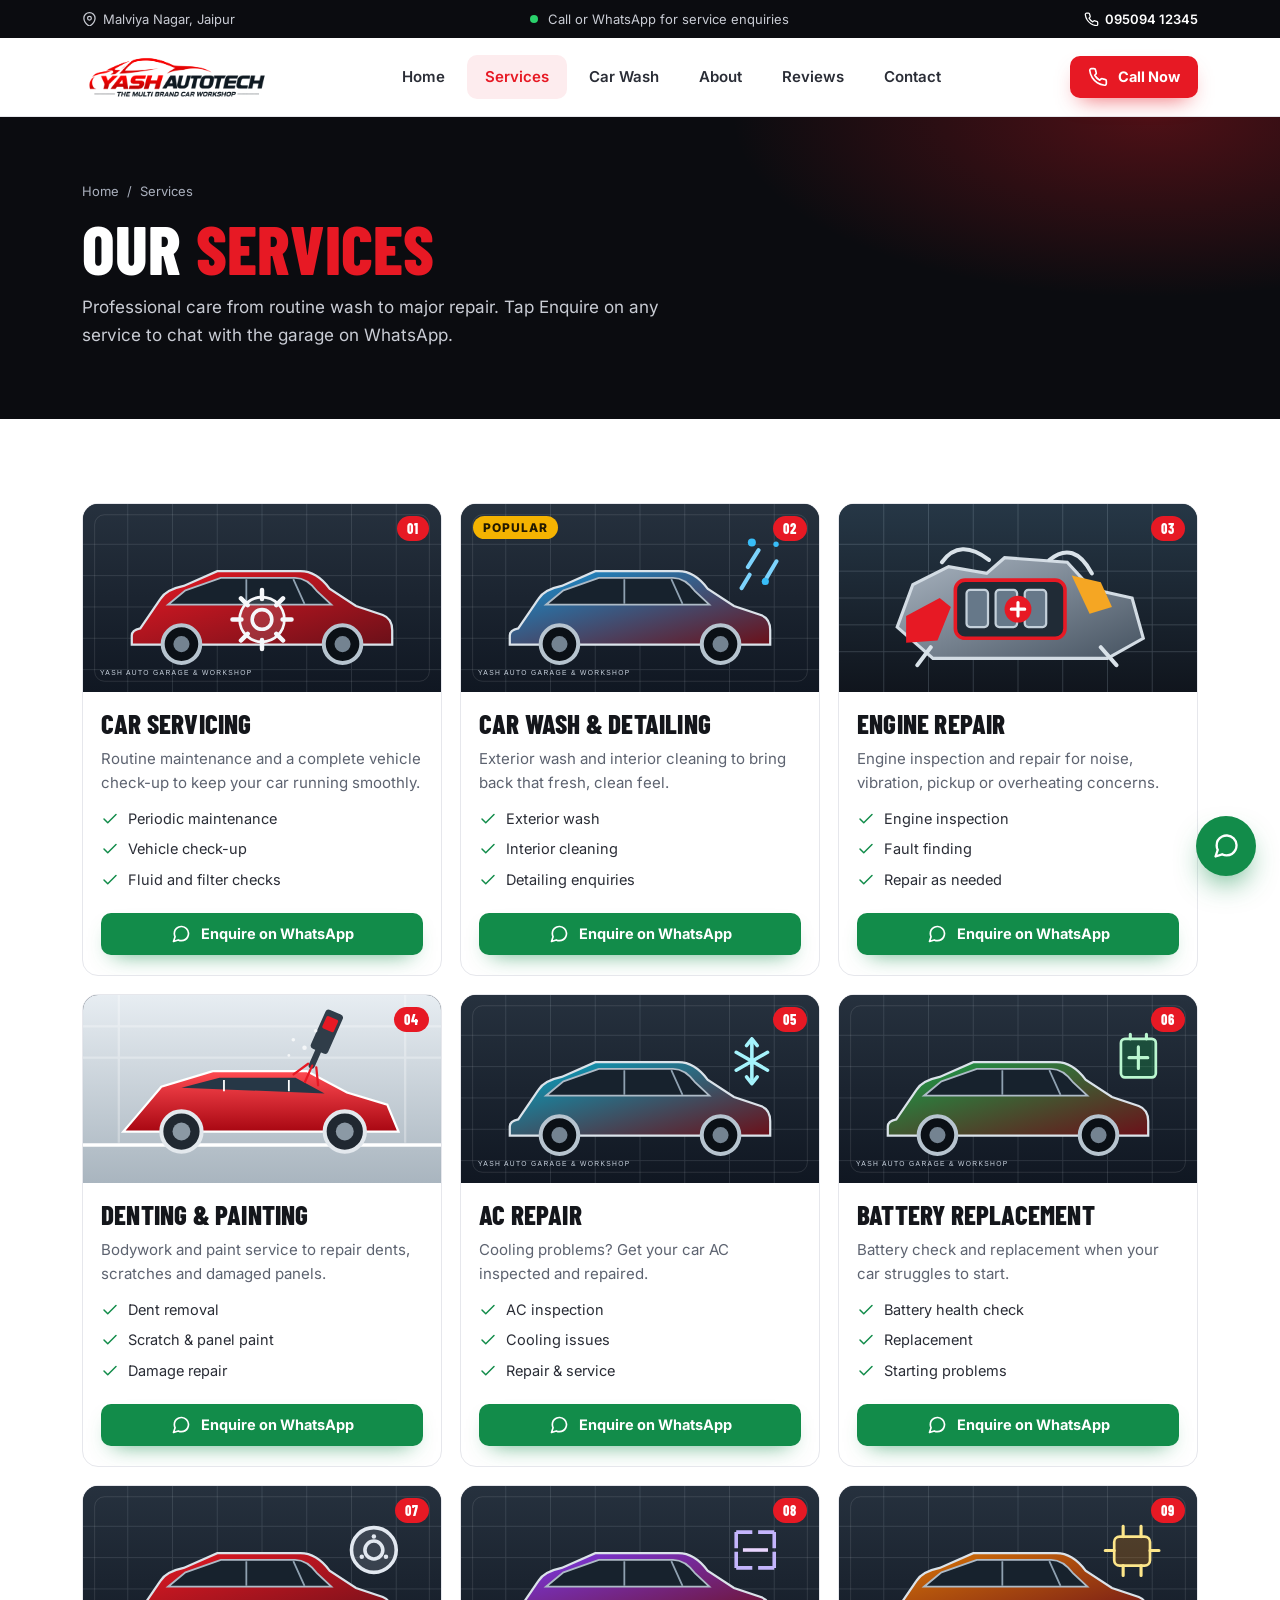
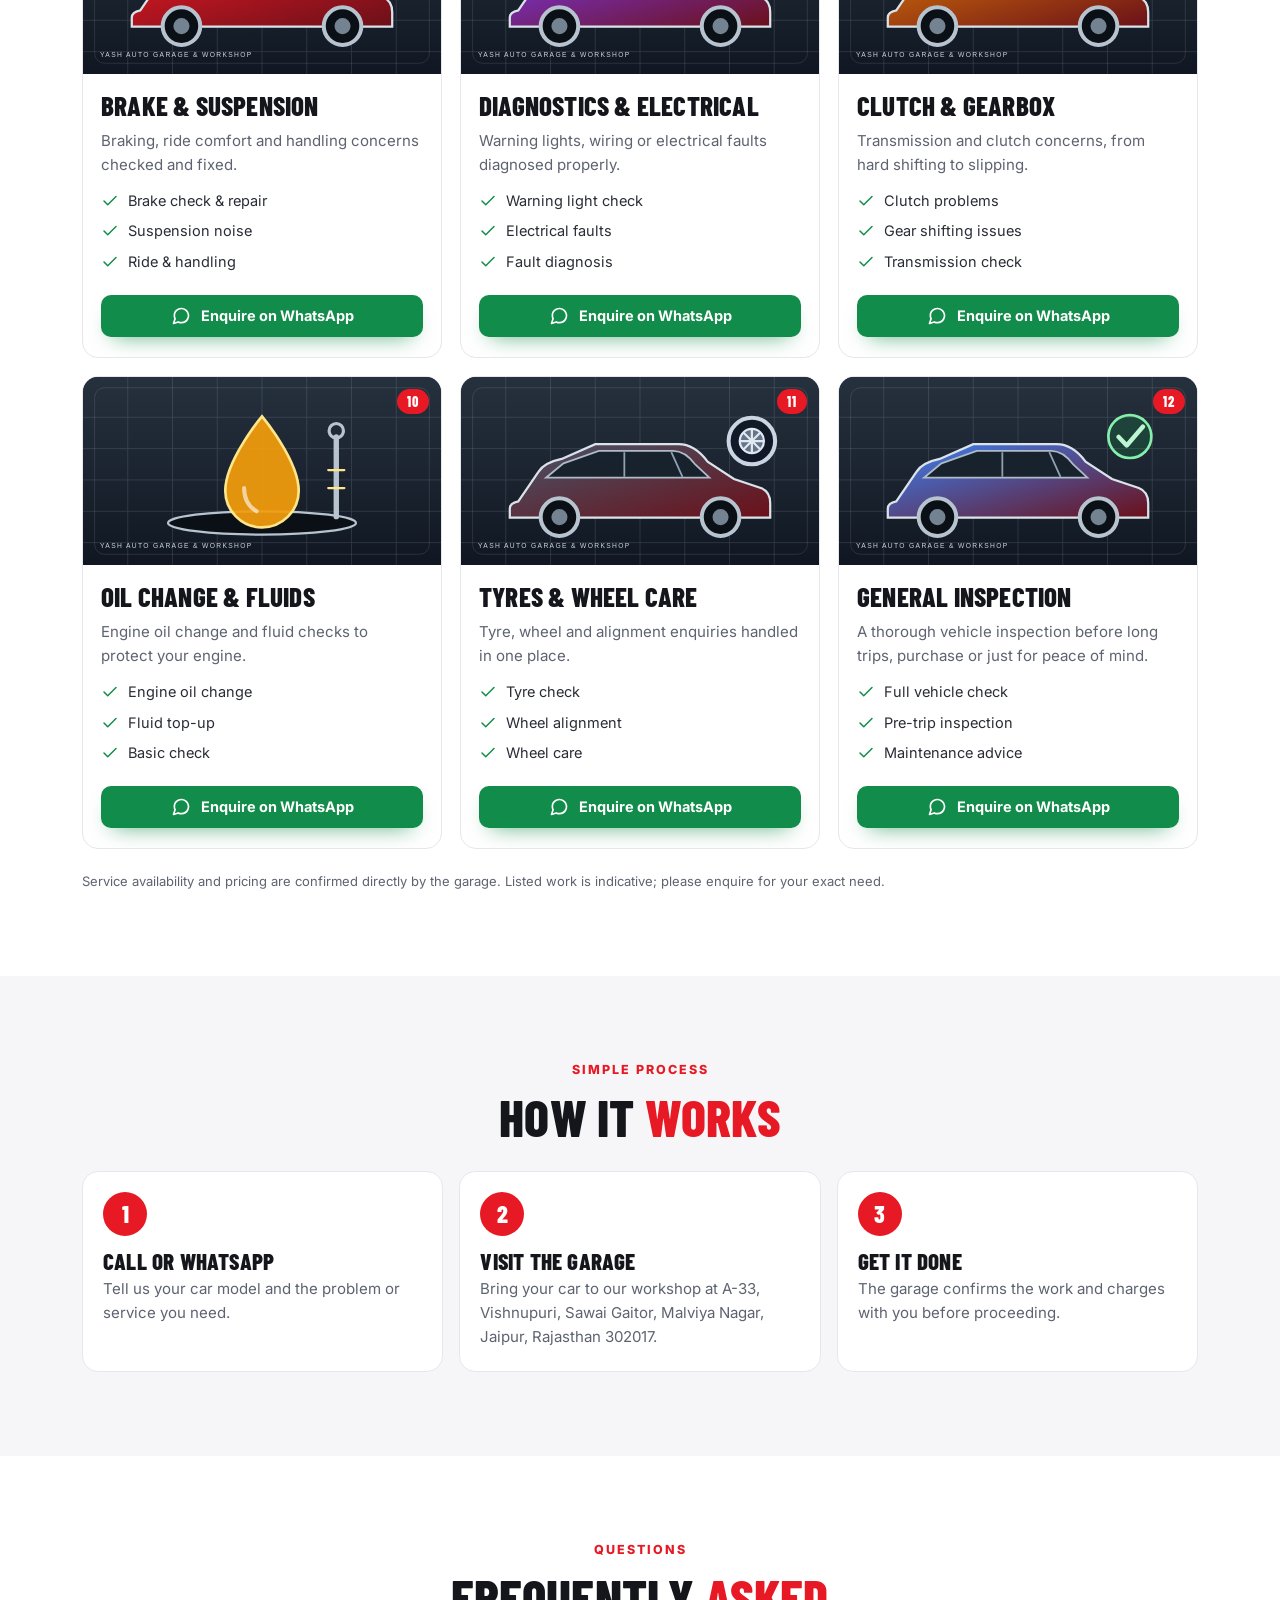
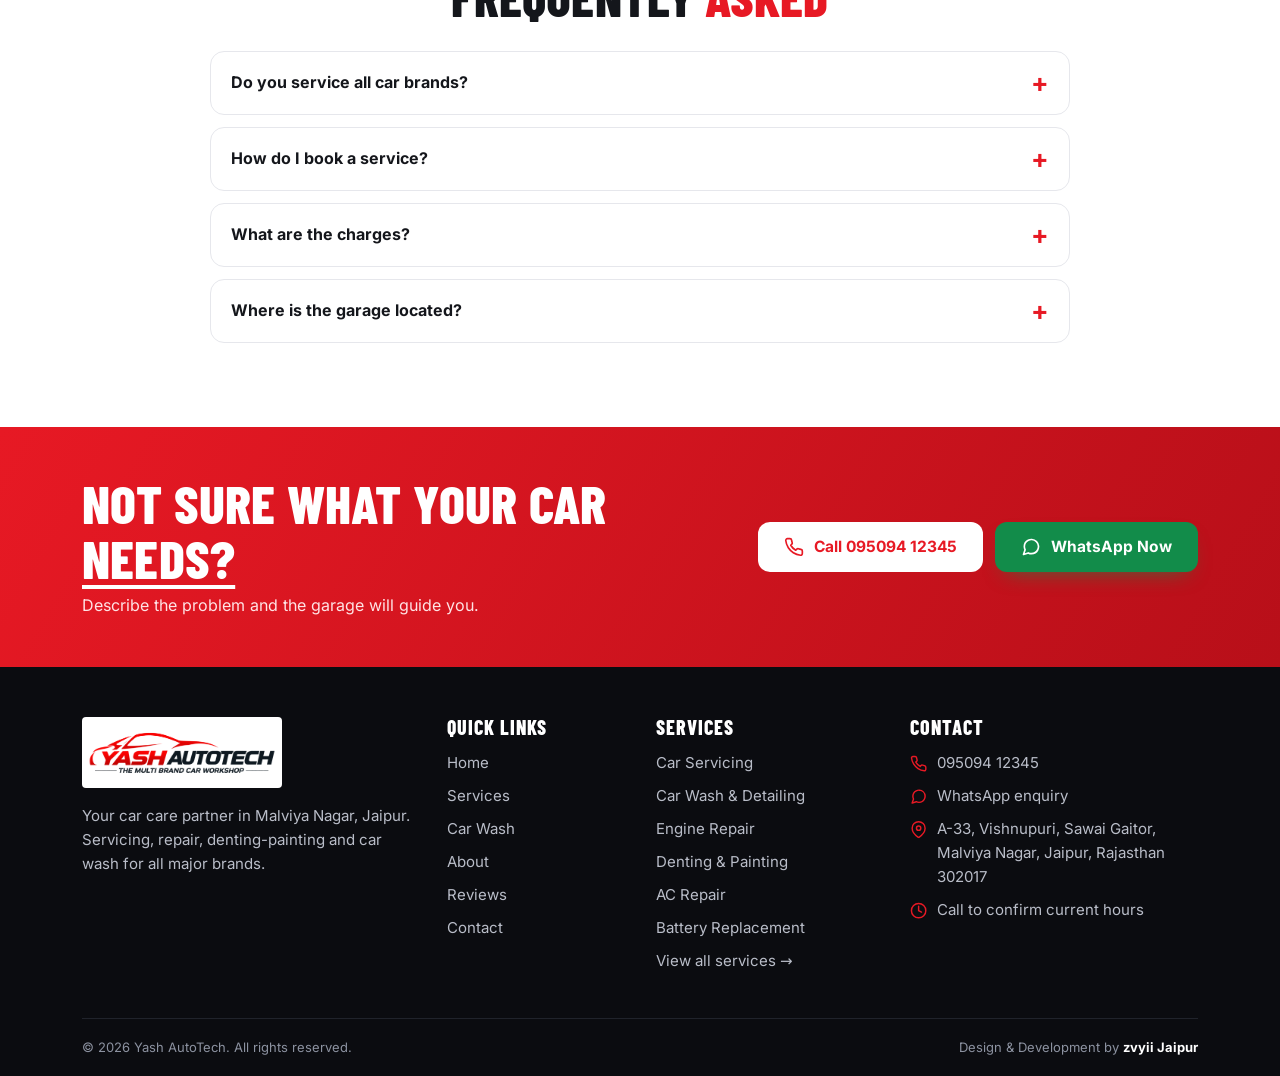
<file: services.html>
<!doctype html>
<html lang="en">
<head>
<meta charset="utf-8">
<meta name="viewport" content="width=device-width,initial-scale=1,viewport-fit=cover">
<title>Car Services in Malviya Nagar, Jaipur | Yash AutoTech</title>
<meta name="description" content="Car servicing, engine repair, denting & painting, AC repair, battery, brakes, diagnostics, clutch, oil change, tyres and car wash at Yash AutoTech, Jaipur.">
<meta name="theme-color" content="#e71924">
<meta property="og:type" content="website">
<meta property="og:site_name" content="Yash AutoTech">
<meta property="og:title" content="Car Services in Malviya Nagar, Jaipur | Yash AutoTech">
<meta property="og:description" content="Car servicing, engine repair, denting & painting, AC repair, battery, brakes, diagnostics, clutch, oil change, tyres and car wash at Yash AutoTech, Jaipur.">
<meta property="og:image" content="assets/img/og-image.jpg">
<meta name="twitter:card" content="summary_large_image">
<link rel="icon" href="favicon.ico" sizes="any">
<link rel="icon" type="image/png" href="assets/img/favicon.png">
<link rel="apple-touch-icon" href="assets/img/apple-touch-icon.png">
<link rel="manifest" href="manifest.webmanifest">
<link rel="preload" href="assets/fonts/inter-latin-wght-normal.woff2" as="font" type="font/woff2" crossorigin>
<link rel="preload" href="assets/fonts/barlow-condensed-latin-800-normal.woff2" as="font" type="font/woff2" crossorigin>
<link rel="stylesheet" href="css/style.css">
<script defer src="js/main.js"></script>
</head>
<body>
<svg width="0" height="0" style="position:absolute" aria-hidden="true" focusable="false"><defs>
<symbol id="i-phone" viewBox="0 0 24 24"><path d="M22 16.92v3a2 2 0 0 1-2.18 2 19.79 19.79 0 0 1-8.63-3.07 19.5 19.5 0 0 1-6-6 19.79 19.79 0 0 1-3.07-8.67A2 2 0 0 1 4.11 2h3a2 2 0 0 1 2 1.72c.13.96.36 1.9.7 2.81a2 2 0 0 1-.45 2.11L8.09 9.91a16 16 0 0 0 6 6l1.27-1.27a2 2 0 0 1 2.11-.45c.91.34 1.85.57 2.81.7A2 2 0 0 1 22 16.92z"/></symbol>
<symbol id="i-wa" viewBox="0 0 24 24"><path d="M21 11.5a8.38 8.38 0 0 1-.9 3.8 8.5 8.5 0 0 1-7.6 4.7 8.38 8.38 0 0 1-3.8-.9L3 21l1.9-5.7a8.38 8.38 0 0 1-.9-3.8 8.5 8.5 0 0 1 4.7-7.6 8.38 8.38 0 0 1 3.8-.9h.5a8.48 8.48 0 0 1 8 8v.5z"/></symbol>
<symbol id="i-pin" viewBox="0 0 24 24"><path d="M21 10c0 7-9 13-9 13s-9-6-9-13a9 9 0 0 1 18 0z"/><circle cx="12" cy="10" r="3"/></symbol>
<symbol id="i-clock" viewBox="0 0 24 24"><circle cx="12" cy="12" r="10"/><path d="M12 6v6l4 2"/></symbol>
<symbol id="i-star" viewBox="0 0 24 24"><path d="M12 2l3.09 6.26L22 9.27l-5 4.87 1.18 6.88L12 17.77l-6.18 3.25L7 14.14 2 9.27l6.91-1.01z"/></symbol>
<symbol id="i-check" viewBox="0 0 24 24"><path d="M20 6L9 17l-5-5"/></symbol>
<symbol id="i-arrow" viewBox="0 0 24 24"><path d="M7 17L17 7M7 7h10v10"/></symbol>
<symbol id="i-menu" viewBox="0 0 24 24"><path d="M3 6h18M3 12h18M3 18h18"/></symbol>
<symbol id="i-close" viewBox="0 0 24 24"><path d="M18 6L6 18M6 6l12 12"/></symbol>
<symbol id="i-wrench" viewBox="0 0 24 24"><path d="M14.7 6.3a1 1 0 0 0 0 1.4l1.6 1.6a1 1 0 0 0 1.4 0l3.77-3.77a6 6 0 0 1-7.94 7.94l-6.91 6.91a2.12 2.12 0 0 1-3-3l6.91-6.91a6 6 0 0 1 7.94-7.94l-3.76 3.76z"/></symbol>
<symbol id="i-drop" viewBox="0 0 24 24"><path d="M12 2.69l5.66 5.66a8 8 0 1 1-11.31 0z"/></symbol>
<symbol id="i-shield" viewBox="0 0 24 24"><path d="M12 22s8-4 8-10V5l-8-3-8 3v7c0 6 8 10 8 10z"/><path d="M9 12l2 2 4-4"/></symbol>
<symbol id="i-grid" viewBox="0 0 24 24"><rect x="3" y="3" width="7" height="7" rx="1"/><rect x="14" y="3" width="7" height="7" rx="1"/><rect x="3" y="14" width="7" height="7" rx="1"/><rect x="14" y="14" width="7" height="7" rx="1"/></symbol>
<symbol id="i-chat" viewBox="0 0 24 24"><path d="M21 15a2 2 0 0 1-2 2H7l-4 4V5a2 2 0 0 1 2-2h14a2 2 0 0 1 2 2z"/></symbol>
</defs></svg>
<a class="skip" href="#main">Skip to content</a>
<div class="topstrip"><div class="container">
<span class="ts-loc"><svg class="ico " aria-hidden="true"><use href="#i-pin"/></svg> Malviya Nagar, Jaipur</span>
<span class="ts-r"><i class="dot"></i>&nbsp;Call or WhatsApp for service enquiries</span>
<a href="tel:+919509412345"><svg class="ico " aria-hidden="true"><use href="#i-phone"/></svg> 095094 12345</a>
</div></div>
<header class="site-header"><div class="container head-in">
<a class="brand" href="index.html" aria-label="Yash AutoTech – Home"><img class="real-logo" src="assets/img/logo-full.png" width="190" height="64" alt="Yash AutoTech — The Multi Brand Car Workshop"></a>
<nav class="nav" aria-label="Main"><a href="index.html">Home</a><a href="services.html" aria-current="page">Services</a><a href="car-wash.html">Car Wash</a><a href="about.html">About</a><a href="reviews.html">Reviews</a><a href="contact.html">Contact</a></nav>
<div class="head-cta"><a class="btn btn-red btn-sm" href="tel:+919509412345"><svg class="ico " aria-hidden="true"><use href="#i-phone"/></svg> Call Now</a></div>
<button class="menu-btn" type="button" aria-label="Open menu" aria-expanded="false" aria-controls="mobile-nav"><svg class="ico i-menu" aria-hidden="true"><use href="#i-menu"/></svg><svg class="ico i-close" aria-hidden="true"><use href="#i-close"/></svg></button>
</div></header>
<nav class="mobile-nav" id="mobile-nav" aria-label="Mobile"><a class="nl" href="index.html">Home<svg class="ico " aria-hidden="true"><use href="#i-arrow"/></svg></a><a class="nl" href="services.html" aria-current="page">Services<svg class="ico " aria-hidden="true"><use href="#i-arrow"/></svg></a><a class="nl" href="car-wash.html">Car Wash<svg class="ico " aria-hidden="true"><use href="#i-arrow"/></svg></a><a class="nl" href="about.html">About<svg class="ico " aria-hidden="true"><use href="#i-arrow"/></svg></a><a class="nl" href="reviews.html">Reviews<svg class="ico " aria-hidden="true"><use href="#i-arrow"/></svg></a><a class="nl" href="contact.html">Contact<svg class="ico " aria-hidden="true"><use href="#i-arrow"/></svg></a>
<div class="mn-cta"><a class="btn btn-red" href="tel:+919509412345"><svg class="ico " aria-hidden="true"><use href="#i-phone"/></svg> Call 095094 12345</a><a class="btn btn-green" href="https://wa.me/919509412345?text=Hello%20Yash%20AutoTech%2C%20I%20want%20to%20book%20a%20service."><svg class="ico " aria-hidden="true"><use href="#i-wa"/></svg> WhatsApp Us</a></div></nav>
<main id="main">
<section class="page-hero"><div class="container">
<div class="crumbs"><a href="index.html">Home</a><span>/</span><span>Services</span></div>
<h1>Our <em>Services</em></h1><p>Professional care from routine wash to major repair. Tap Enquire on any service to chat with the garage on WhatsApp.</p></div></section>
<section class="section"><div class="container">
<div class="grid c3"><article class="s-card rv" id="car-servicing">
<div class="ph"><img src="assets/services/car-service.svg" alt="Car Servicing" width="800" height="420" loading="lazy"><span class="num">01</span></div>
<div class="bd"><h3>Car Servicing</h3><p>Routine maintenance and a complete vehicle check-up to keep your car running smoothly.</p><ul class="ticks"><li><svg class="ico " aria-hidden="true"><use href="#i-check"/></svg>Periodic maintenance</li><li><svg class="ico " aria-hidden="true"><use href="#i-check"/></svg>Vehicle check-up</li><li><svg class="ico " aria-hidden="true"><use href="#i-check"/></svg>Fluid and filter checks</li></ul>
<div class="go"><a class="btn btn-green btn-sm btn-block" href="https://wa.me/919509412345?text=Hello%20Yash%20AutoTech%2C%20I%20want%20to%20book%20car%20servicing."><svg class="ico " aria-hidden="true"><use href="#i-wa"/></svg> Enquire on WhatsApp</a></div></div></article>
<article class="s-card rv" id="car-wash">
<div class="ph"><img src="assets/services/car-wash.svg" alt="Car Wash & Detailing" width="800" height="420" loading="lazy"><span class="tag">POPULAR</span><span class="num">02</span></div>
<div class="bd"><h3>Car Wash & Detailing</h3><p>Exterior wash and interior cleaning to bring back that fresh, clean feel.</p><ul class="ticks"><li><svg class="ico " aria-hidden="true"><use href="#i-check"/></svg>Exterior wash</li><li><svg class="ico " aria-hidden="true"><use href="#i-check"/></svg>Interior cleaning</li><li><svg class="ico " aria-hidden="true"><use href="#i-check"/></svg>Detailing enquiries</li></ul>
<div class="go"><a class="btn btn-green btn-sm btn-block" href="https://wa.me/919509412345?text=Hello%20Yash%20AutoTech%2C%20I%20want%20to%20enquire%20about%20car%20wash."><svg class="ico " aria-hidden="true"><use href="#i-wa"/></svg> Enquire on WhatsApp</a></div></div></article>
<article class="s-card rv" id="engine-repair">
<div class="ph"><img src="assets/services/engine-repair.svg" alt="Engine Repair" width="800" height="420" loading="lazy"><span class="num">03</span></div>
<div class="bd"><h3>Engine Repair</h3><p>Engine inspection and repair for noise, vibration, pickup or overheating concerns.</p><ul class="ticks"><li><svg class="ico " aria-hidden="true"><use href="#i-check"/></svg>Engine inspection</li><li><svg class="ico " aria-hidden="true"><use href="#i-check"/></svg>Fault finding</li><li><svg class="ico " aria-hidden="true"><use href="#i-check"/></svg>Repair as needed</li></ul>
<div class="go"><a class="btn btn-green btn-sm btn-block" href="https://wa.me/919509412345?text=Hello%20Yash%20AutoTech%2C%20I%20want%20to%20enquire%20about%20engine%20repair."><svg class="ico " aria-hidden="true"><use href="#i-wa"/></svg> Enquire on WhatsApp</a></div></div></article>
<article class="s-card rv" id="denting-painting">
<div class="ph"><img src="assets/services/denting-painting.svg" alt="Denting & Painting" width="800" height="420" loading="lazy"><span class="num">04</span></div>
<div class="bd"><h3>Denting & Painting</h3><p>Bodywork and paint service to repair dents, scratches and damaged panels.</p><ul class="ticks"><li><svg class="ico " aria-hidden="true"><use href="#i-check"/></svg>Dent removal</li><li><svg class="ico " aria-hidden="true"><use href="#i-check"/></svg>Scratch & panel paint</li><li><svg class="ico " aria-hidden="true"><use href="#i-check"/></svg>Damage repair</li></ul>
<div class="go"><a class="btn btn-green btn-sm btn-block" href="https://wa.me/919509412345?text=Hello%20Yash%20AutoTech%2C%20I%20want%20to%20enquire%20about%20denting%20and%20painting."><svg class="ico " aria-hidden="true"><use href="#i-wa"/></svg> Enquire on WhatsApp</a></div></div></article>
<article class="s-card rv" id="ac-repair">
<div class="ph"><img src="assets/services/ac-repair.svg" alt="AC Repair" width="800" height="420" loading="lazy"><span class="num">05</span></div>
<div class="bd"><h3>AC Repair</h3><p>Cooling problems? Get your car AC inspected and repaired.</p><ul class="ticks"><li><svg class="ico " aria-hidden="true"><use href="#i-check"/></svg>AC inspection</li><li><svg class="ico " aria-hidden="true"><use href="#i-check"/></svg>Cooling issues</li><li><svg class="ico " aria-hidden="true"><use href="#i-check"/></svg>Repair & service</li></ul>
<div class="go"><a class="btn btn-green btn-sm btn-block" href="https://wa.me/919509412345?text=Hello%20Yash%20AutoTech%2C%20I%20want%20to%20enquire%20about%20AC%20repair."><svg class="ico " aria-hidden="true"><use href="#i-wa"/></svg> Enquire on WhatsApp</a></div></div></article>
<article class="s-card rv" id="battery">
<div class="ph"><img src="assets/services/battery.svg" alt="Battery Replacement" width="800" height="420" loading="lazy"><span class="num">06</span></div>
<div class="bd"><h3>Battery Replacement</h3><p>Battery check and replacement when your car struggles to start.</p><ul class="ticks"><li><svg class="ico " aria-hidden="true"><use href="#i-check"/></svg>Battery health check</li><li><svg class="ico " aria-hidden="true"><use href="#i-check"/></svg>Replacement</li><li><svg class="ico " aria-hidden="true"><use href="#i-check"/></svg>Starting problems</li></ul>
<div class="go"><a class="btn btn-green btn-sm btn-block" href="https://wa.me/919509412345?text=Hello%20Yash%20AutoTech%2C%20I%20want%20to%20enquire%20about%20battery%20replacement."><svg class="ico " aria-hidden="true"><use href="#i-wa"/></svg> Enquire on WhatsApp</a></div></div></article>
<article class="s-card rv" id="brake-suspension">
<div class="ph"><img src="assets/services/brakes.svg" alt="Brake & Suspension" width="800" height="420" loading="lazy"><span class="num">07</span></div>
<div class="bd"><h3>Brake & Suspension</h3><p>Braking, ride comfort and handling concerns checked and fixed.</p><ul class="ticks"><li><svg class="ico " aria-hidden="true"><use href="#i-check"/></svg>Brake check & repair</li><li><svg class="ico " aria-hidden="true"><use href="#i-check"/></svg>Suspension noise</li><li><svg class="ico " aria-hidden="true"><use href="#i-check"/></svg>Ride & handling</li></ul>
<div class="go"><a class="btn btn-green btn-sm btn-block" href="https://wa.me/919509412345?text=Hello%20Yash%20AutoTech%2C%20I%20want%20to%20enquire%20about%20brake%20and%20suspension."><svg class="ico " aria-hidden="true"><use href="#i-wa"/></svg> Enquire on WhatsApp</a></div></div></article>
<article class="s-card rv" id="diagnostics">
<div class="ph"><img src="assets/services/diagnostics.svg" alt="Diagnostics & Electrical" width="800" height="420" loading="lazy"><span class="num">08</span></div>
<div class="bd"><h3>Diagnostics & Electrical</h3><p>Warning lights, wiring or electrical faults diagnosed properly.</p><ul class="ticks"><li><svg class="ico " aria-hidden="true"><use href="#i-check"/></svg>Warning light check</li><li><svg class="ico " aria-hidden="true"><use href="#i-check"/></svg>Electrical faults</li><li><svg class="ico " aria-hidden="true"><use href="#i-check"/></svg>Fault diagnosis</li></ul>
<div class="go"><a class="btn btn-green btn-sm btn-block" href="https://wa.me/919509412345?text=Hello%20Yash%20AutoTech%2C%20I%20want%20to%20enquire%20about%20car%20diagnostics%20and%20electrical%20work."><svg class="ico " aria-hidden="true"><use href="#i-wa"/></svg> Enquire on WhatsApp</a></div></div></article>
<article class="s-card rv" id="clutch-gearbox">
<div class="ph"><img src="assets/services/clutch-gearbox.svg" alt="Clutch & Gearbox" width="800" height="420" loading="lazy"><span class="num">09</span></div>
<div class="bd"><h3>Clutch & Gearbox</h3><p>Transmission and clutch concerns, from hard shifting to slipping.</p><ul class="ticks"><li><svg class="ico " aria-hidden="true"><use href="#i-check"/></svg>Clutch problems</li><li><svg class="ico " aria-hidden="true"><use href="#i-check"/></svg>Gear shifting issues</li><li><svg class="ico " aria-hidden="true"><use href="#i-check"/></svg>Transmission check</li></ul>
<div class="go"><a class="btn btn-green btn-sm btn-block" href="https://wa.me/919509412345?text=Hello%20Yash%20AutoTech%2C%20I%20want%20to%20enquire%20about%20clutch%20and%20gearbox."><svg class="ico " aria-hidden="true"><use href="#i-wa"/></svg> Enquire on WhatsApp</a></div></div></article>
<article class="s-card rv" id="oil-change">
<div class="ph"><img src="assets/services/oil-change.svg" alt="Oil Change & Fluids" width="800" height="420" loading="lazy"><span class="num">10</span></div>
<div class="bd"><h3>Oil Change & Fluids</h3><p>Engine oil change and fluid checks to protect your engine.</p><ul class="ticks"><li><svg class="ico " aria-hidden="true"><use href="#i-check"/></svg>Engine oil change</li><li><svg class="ico " aria-hidden="true"><use href="#i-check"/></svg>Fluid top-up</li><li><svg class="ico " aria-hidden="true"><use href="#i-check"/></svg>Basic check</li></ul>
<div class="go"><a class="btn btn-green btn-sm btn-block" href="https://wa.me/919509412345?text=Hello%20Yash%20AutoTech%2C%20I%20want%20to%20enquire%20about%20oil%20change."><svg class="ico " aria-hidden="true"><use href="#i-wa"/></svg> Enquire on WhatsApp</a></div></div></article>
<article class="s-card rv" id="tyres-wheels">
<div class="ph"><img src="assets/services/tyre-care.svg" alt="Tyres & Wheel Care" width="800" height="420" loading="lazy"><span class="num">11</span></div>
<div class="bd"><h3>Tyres & Wheel Care</h3><p>Tyre, wheel and alignment enquiries handled in one place.</p><ul class="ticks"><li><svg class="ico " aria-hidden="true"><use href="#i-check"/></svg>Tyre check</li><li><svg class="ico " aria-hidden="true"><use href="#i-check"/></svg>Wheel alignment</li><li><svg class="ico " aria-hidden="true"><use href="#i-check"/></svg>Wheel care</li></ul>
<div class="go"><a class="btn btn-green btn-sm btn-block" href="https://wa.me/919509412345?text=Hello%20Yash%20AutoTech%2C%20I%20want%20to%20enquire%20about%20tyres%20and%20wheel%20care."><svg class="ico " aria-hidden="true"><use href="#i-wa"/></svg> Enquire on WhatsApp</a></div></div></article>
<article class="s-card rv" id="inspection">
<div class="ph"><img src="assets/services/inspection.svg" alt="General Inspection" width="800" height="420" loading="lazy"><span class="num">12</span></div>
<div class="bd"><h3>General Inspection</h3><p>A thorough vehicle inspection before long trips, purchase or just for peace of mind.</p><ul class="ticks"><li><svg class="ico " aria-hidden="true"><use href="#i-check"/></svg>Full vehicle check</li><li><svg class="ico " aria-hidden="true"><use href="#i-check"/></svg>Pre-trip inspection</li><li><svg class="ico " aria-hidden="true"><use href="#i-check"/></svg>Maintenance advice</li></ul>
<div class="go"><a class="btn btn-green btn-sm btn-block" href="https://wa.me/919509412345?text=Hello%20Yash%20AutoTech%2C%20I%20want%20to%20enquire%20about%20general%20car%20inspection."><svg class="ico " aria-hidden="true"><use href="#i-wa"/></svg> Enquire on WhatsApp</a></div></div></article>
</div>
<p class="note">Service availability and pricing are confirmed directly by the garage. Listed work is indicative; please enquire for your exact need.</p>
</div></section>
<section class="section alt"><div class="container">
<div class="sec-head center rv"><span class="kicker">Simple process</span><h2>How it <em>works</em></h2></div>
<div class="steps">
<div class="step rv"><h3>Call or WhatsApp</h3><p>Tell us your car model and the problem or service you need.</p></div>
<div class="step rv"><h3>Visit the garage</h3><p>Bring your car to our workshop at A-33, Vishnupuri, Sawai Gaitor, Malviya Nagar, Jaipur, Rajasthan 302017.</p></div>
<div class="step rv"><h3>Get it done</h3><p>The garage confirms the work and charges with you before proceeding.</p></div>
</div></div></section>
<section class="section"><div class="container">
<div class="sec-head center rv"><span class="kicker">Questions</span><h2>Frequently <em>asked</em></h2></div>
<div class="faq rv"><details><summary>Do you service all car brands?</summary><p>We are a multi-brand workshop and handle many popular makes such as Maruti Suzuki, Hyundai, Tata, Mahindra, Honda and Toyota. Please call or WhatsApp with your exact model so the garage can confirm.</p></details><details><summary>How do I book a service?</summary><p>Tap Book Service or WhatsApp on this site, or call 095094 12345. Share your car model and the work you need.</p></details><details><summary>What are the charges?</summary><p>Charges depend on your car and the work required. The garage confirms availability and pricing directly with you.</p></details><details><summary>Where is the garage located?</summary><p>A-33, Vishnupuri, Sawai Gaitor, Malviya Nagar, Jaipur, Rajasthan 302017. Use the Directions button for Google Maps.</p></details></div></div></section>
<section class="cta-band"><div class="container cta-in">
<div><h2>Not sure what your car <em>needs?</em></h2><p>Describe the problem and the garage will guide you.</p></div>
<div class="cta-btns"><a class="btn btn-red" href="tel:+919509412345"><svg class="ico " aria-hidden="true"><use href="#i-phone"/></svg> Call 095094 12345</a><a class="btn btn-green" href="https://wa.me/919509412345?text=Hello%20Yash%20AutoTech%2C%20I%20want%20to%20book%20a%20service."><svg class="ico " aria-hidden="true"><use href="#i-wa"/></svg> WhatsApp Now</a></div>
</div></section>
</main>
<footer class="site-footer"><div class="container">
<div class="f-grid">
<div class="f-brand"><a class="brand" href="index.html"><img class="real-logo" src="assets/img/logo-full.png" width="190" height="64" alt="Yash AutoTech — The Multi Brand Car Workshop"></a>
<p>Your car care partner in Malviya Nagar, Jaipur. Servicing, repair, denting-painting and car wash for all major brands.</p></div>
<div><h4>Quick Links</h4><ul><li><a href="index.html">Home</a></li><li><a href="services.html">Services</a></li><li><a href="car-wash.html">Car Wash</a></li><li><a href="about.html">About</a></li><li><a href="reviews.html">Reviews</a></li><li><a href="contact.html">Contact</a></li></ul></div>
<div><h4>Services</h4><ul><li><a href="services.html#car-servicing">Car Servicing</a></li><li><a href="services.html#car-wash">Car Wash & Detailing</a></li><li><a href="services.html#engine-repair">Engine Repair</a></li><li><a href="services.html#denting-painting">Denting & Painting</a></li><li><a href="services.html#ac-repair">AC Repair</a></li><li><a href="services.html#battery">Battery Replacement</a></li><li><a href="services.html">View all services →</a></li></ul></div>
<div><h4>Contact</h4><ul class="f-contact">
<li><svg class="ico " aria-hidden="true"><use href="#i-phone"/></svg><a href="tel:+919509412345">095094 12345</a></li>
<li><svg class="ico " aria-hidden="true"><use href="#i-wa"/></svg><a href="https://wa.me/919509412345?text=Hello%20Yash%20AutoTech%2C%20I%20want%20to%20book%20a%20service.">WhatsApp enquiry</a></li>
<li><svg class="ico " aria-hidden="true"><use href="#i-pin"/></svg><a href="https://maps.app.goo.gl/LSwWtEk1a5YCVEvGA" target="_blank" rel="noopener">A-33, Vishnupuri, Sawai Gaitor, Malviya Nagar, Jaipur, Rajasthan 302017</a></li>
<li><svg class="ico " aria-hidden="true"><use href="#i-clock"/></svg><span>Call to confirm current hours</span></li></ul></div>
</div>
<div class="f-bottom"><span>© <span id="year">2026</span> Yash AutoTech. All rights reserved.</span><span>Design &amp; Development by <strong>zvyii Jaipur</strong></span></div>
</div></footer>
<nav class="bar" aria-label="Quick actions">
<a class="b-call" href="tel:+919509412345"><svg class="ico " aria-hidden="true"><use href="#i-phone"/></svg><span>Call</span></a>
<a class="b-wa" href="https://wa.me/919509412345?text=Hello%20Yash%20AutoTech%2C%20I%20want%20to%20book%20a%20service."><svg class="ico " aria-hidden="true"><use href="#i-wa"/></svg><span>WhatsApp</span></a>
<a class="b-map" href="https://maps.app.goo.gl/LSwWtEk1a5YCVEvGA" target="_blank" rel="noopener"><svg class="ico " aria-hidden="true"><use href="#i-pin"/></svg><span>Directions</span></a>
</nav>
<a class="fab" href="https://wa.me/919509412345?text=Hello%20Yash%20AutoTech%2C%20I%20want%20to%20book%20a%20service." aria-label="Chat on WhatsApp"><svg class="ico " aria-hidden="true"><use href="#i-wa"/></svg></a>
</body>
</html>
</file>
<file: css/style.css>
/* Yash Auto Garage & Workshop — site styles (mobile first) */
@font-face{font-family:"Inter";src:url("../assets/fonts/inter-latin-wght-normal.woff2") format("woff2");font-weight:100 900;font-display:swap}
@font-face{font-family:"Barlow Condensed";src:url("../assets/fonts/barlow-condensed-latin-600-normal.woff2") format("woff2");font-weight:600;font-display:swap}
@font-face{font-family:"Barlow Condensed";src:url("../assets/fonts/barlow-condensed-latin-700-normal.woff2") format("woff2");font-weight:700;font-display:swap}
@font-face{font-family:"Barlow Condensed";src:url("../assets/fonts/barlow-condensed-latin-800-normal.woff2") format("woff2");font-weight:800;font-display:swap}

:root{
  --red:#e71924;--red-d:#b80f19;--red-l:#fdecee;
  --ink:#14161b;--ink2:#2a2d36;--muted:#5d6370;--line:#e6e7ec;--bg:#f6f6f8;--white:#fff;
  --dark:#0b0c10;--dark2:#15171d;--green:#128c4a;--green-d:#0d6e3a;--gold:#f5b301;
  --r:16px;--r-sm:10px;--shadow:0 10px 30px -12px rgba(20,22,27,.25);--shadow-sm:0 2px 10px rgba(20,22,27,.08);
  --hd:"Barlow Condensed","Arial Narrow",Arial,sans-serif;--bd:"Inter",system-ui,-apple-system,"Segoe UI",Roboto,Arial,sans-serif;
  --head-h:68px;--bar-h:64px;
}
*,*::before,*::after{box-sizing:border-box}
html{scroll-behavior:smooth;scroll-padding-top:84px;-webkit-text-size-adjust:100%}
body{margin:0;font-family:var(--bd);font-size:16px;line-height:1.6;color:var(--ink);background:var(--white);padding-bottom:calc(var(--bar-h) + env(safe-area-inset-bottom));overflow-x:hidden}
img,svg{max-width:100%;display:block}
img{height:auto}
a{color:inherit;text-decoration:none}
h1,h2,h3,h4{font-family:var(--hd);text-transform:uppercase;line-height:1.02;margin:0;font-weight:800;letter-spacing:.2px}
p{margin:0}
ul{margin:0;padding:0;list-style:none}
:focus-visible{outline:3px solid var(--red);outline-offset:3px;border-radius:6px}
.ico{width:1.15em;height:1.15em;stroke:currentColor;fill:none;stroke-width:2;stroke-linecap:round;stroke-linejoin:round;flex:none}
.ico.fill{fill:currentColor;stroke:none}
.container{width:100%;max-width:1180px;margin:0 auto;padding:0 20px}
.skip{position:absolute;left:-999px;top:8px;background:var(--red);color:#fff;padding:10px 16px;border-radius:8px;z-index:100}
.skip:focus{left:8px}
.sr-only{position:absolute;width:1px;height:1px;overflow:hidden;clip:rect(0 0 0 0);white-space:nowrap}

/* Top strip */
.topstrip{background:var(--dark);color:#c9ccd4;font-size:13px}
.topstrip .container{display:flex;justify-content:space-between;align-items:center;gap:12px;min-height:38px}
.topstrip a{display:inline-flex;align-items:center;gap:6px;color:#fff;font-weight:600}
.topstrip .ts-loc,.topstrip .ts-r{display:none}
.topstrip .container{justify-content:center}
.topstrip .ts-loc,.topstrip .ts-r{align-items:center;gap:6px}
.dot{width:8px;height:8px;border-radius:50%;background:#2ad16b;box-shadow:0 0 0 0 rgba(42,209,107,.6);animation:pulse 2s infinite}
@keyframes pulse{70%{box-shadow:0 0 0 8px rgba(42,209,107,0)}100%{box-shadow:0 0 0 0 rgba(42,209,107,0)}}

/* Header */
.site-header{position:sticky;top:0;z-index:60;background:rgba(255,255,255,.96);backdrop-filter:saturate(1.4) blur(10px);border-bottom:1px solid var(--line);transition:box-shadow .2s}
.site-header.scrolled{box-shadow:0 6px 24px -14px rgba(0,0,0,.35)}
.head-in{display:flex;align-items:center;justify-content:space-between;height:var(--head-h)}
.brand{display:flex;align-items:center;gap:10px}
.brand img{width:46px;height:auto}
.brand b{display:block;font-family:var(--hd);font-size:25px;line-height:1;font-weight:800;letter-spacing:.5px;color:var(--ink)}
.brand b i{font-style:normal;color:var(--red)}
.brand small{display:block;font-size:10.5px;letter-spacing:2.2px;font-weight:700;color:var(--muted);margin-top:3px}
.nav,.head-cta{display:none}
.menu-btn{width:46px;height:46px;border:1px solid var(--line);background:#fff;border-radius:12px;display:grid;place-items:center;cursor:pointer;color:var(--ink)}
.menu-btn .ico{width:22px;height:22px}
.menu-btn .i-close{display:none}
.menu-btn[aria-expanded="true"] .i-menu{display:none}
.menu-btn[aria-expanded="true"] .i-close{display:block}
.mobile-nav{display:none;position:fixed;inset:calc(var(--head-h) + 38px) 0 0 0;background:#fff;z-index:55;padding:14px 20px calc(var(--bar-h) + 24px);overflow:auto}
.mobile-nav.open{display:block}
.mobile-nav a.nl{display:flex;justify-content:space-between;align-items:center;padding:17px 4px;border-bottom:1px solid var(--line);font-weight:700;font-size:18px}
.mobile-nav a.nl[aria-current="page"]{color:var(--red)}
.mobile-nav .mn-cta{display:grid;gap:10px;margin-top:22px}

/* Buttons */
.btn{display:inline-flex;align-items:center;justify-content:center;gap:10px;min-height:50px;padding:0 24px;border-radius:12px;font-weight:700;font-size:15.5px;border:2px solid transparent;cursor:pointer;transition:transform .15s,background .15s,box-shadow .15s,color .15s;font-family:var(--bd);text-align:center;line-height:1.2}
.btn:hover{transform:translateY(-2px)}
.btn-red{background:var(--red);color:#fff;box-shadow:0 10px 22px -10px rgba(231,25,36,.7)}
.btn-red:hover{background:var(--red-d)}
.btn-green{background:var(--green);color:#fff;box-shadow:0 10px 22px -12px rgba(18,140,74,.8)}
.btn-green:hover{background:var(--green-d)}
.btn-dark{background:var(--ink);color:#fff}
.btn-dark:hover{background:#000}
.btn-ghost{background:rgba(255,255,255,.08);color:#fff;border-color:rgba(255,255,255,.35)}
.btn-ghost:hover{background:rgba(255,255,255,.18)}
.btn-line{background:#fff;color:var(--ink);border-color:var(--line)}
.btn-line:hover{border-color:var(--ink)}
.btn-sm{min-height:42px;padding:0 16px;font-size:14.5px;border-radius:10px}
.btn-block{width:100%}
.btn .ico{width:20px;height:20px}

/* Hero */
.hero{background:radial-gradient(900px 420px at 85% -10%,rgba(231,25,36,.28),transparent 60%),var(--dark);color:#fff;overflow:hidden}
.hero-in{display:grid;gap:26px;padding:0 0 36px}
.hero-media{position:relative;margin:0 -20px;order:-1}
.hero-media img{width:100%;aspect-ratio:1672/941;object-fit:cover}
.hero-media::after{content:"";position:absolute;inset:auto 0 0 0;height:45%;background:linear-gradient(to top,var(--dark),transparent)}
.rating-chip{position:absolute;left:20px;bottom:14px;z-index:2;display:flex;align-items:center;gap:10px;background:rgba(255,255,255,.96);color:var(--ink);padding:8px 14px 8px 10px;border-radius:14px;box-shadow:var(--shadow)}
.rating-chip .big{font-family:var(--hd);font-size:30px;font-weight:800;line-height:1}
.rating-chip small{display:block;font-size:12px;color:var(--muted);line-height:1.2}
.stars{color:var(--gold);letter-spacing:2px;font-size:14px;line-height:1}
.eyebrow{display:inline-flex;align-items:center;gap:8px;font-size:12.5px;font-weight:800;letter-spacing:2px;color:#ff8a91;text-transform:uppercase}
.eyebrow::before{content:"";width:26px;height:3px;background:var(--red);border-radius:3px}
 .hero h1{font-size:clamp(46px,13vw,84px);line-height:.98;margin:14px 0 18px}
.hero h1 em{font-style:normal;color:var(--red);display:inline-block;animation:headlineGlow 3.8s ease-in-out infinite}
.hero-headline{animation:headlineEnter .9s cubic-bezier(.2,.75,.25,1) both}
.hero-eyebrow{animation:eyebrowEnter .7s ease-out both}
.hero-lead{animation:leadEnter 1s .2s ease-out both}
@keyframes headlineEnter{from{opacity:0;transform:translateY(24px);filter:blur(5px)}to{opacity:1;transform:translateY(0);filter:blur(0)}}
@keyframes eyebrowEnter{from{opacity:0;transform:translateX(-14px)}to{opacity:1;transform:translateX(0)}}
@keyframes leadEnter{from{opacity:0;transform:translateY(12px)}to{opacity:1;transform:translateY(0)}}
@keyframes headlineGlow{0%,100%{text-shadow:0 0 0 rgba(231,25,36,0)}50%{text-shadow:0 0 22px rgba(231,25,36,.24)}}
@media(prefers-reduced-motion:reduce){.hero-headline,.hero-eyebrow,.hero-lead,.hero h1 em{animation:none!important}}
.hero p.lead{color:#c9ccd4;font-size:17px;max-width:520px}
.hero-cta{display:grid;gap:12px;margin-top:24px}
.hero-tags{display:flex;flex-wrap:wrap;gap:8px 18px;margin-top:22px;font-size:14px;font-weight:600;color:#e5e7ec}
.hero-tags span{display:inline-flex;align-items:center;gap:6px}
.hero-tags .ico{color:#2ad16b;width:18px;height:18px}

/* Page hero */
.page-hero{background:radial-gradient(700px 300px at 90% 0,rgba(231,25,36,.3),transparent 60%),var(--dark);color:#fff;padding:38px 0 42px}
.crumbs{font-size:13px;color:#aab0bd;display:flex;gap:8px;align-items:center;margin-bottom:14px}
.crumbs a:hover{color:#fff}
.page-hero h1{font-size:clamp(40px,10vw,68px);line-height:.95}
.page-hero h1 em{font-style:normal;color:var(--red)}
.page-hero p{margin-top:14px;color:#c9ccd4;max-width:620px;font-size:17px}

/* Quick actions + trust strip */
.trust{background:#fff;border-bottom:1px solid var(--line)}
.trust-grid{display:grid;grid-template-columns:1fr 1fr;gap:0}
.trust-item{display:flex;align-items:center;gap:12px;padding:18px 12px;border-bottom:1px solid var(--line)}
.trust-item:nth-child(odd){border-right:1px solid var(--line)}
.trust-item:nth-last-child(-n+2){border-bottom:0}
.trust-item .ti{width:42px;height:42px;border-radius:12px;background:var(--red-l);color:var(--red);display:grid;place-items:center;flex:none}
.trust-item b{display:block;font-size:15px;line-height:1.2}
.trust-item small{font-size:12.5px;color:var(--muted);line-height:1.3;display:block}

/* Sections */
.section{padding:56px 0}
.section.alt{background:var(--bg)}
.section.dark{background:var(--dark);color:#fff}
.sec-head{display:flex;flex-direction:column;gap:10px;margin-bottom:28px;max-width:680px}
.sec-head.center{margin-left:auto;margin-right:auto;text-align:center;align-items:center}
.kicker{font-size:12.5px;font-weight:800;letter-spacing:2px;color:var(--red);text-transform:uppercase}
.sec-head h2{font-size:clamp(34px,8vw,52px)}
.sec-head h2 em,.cta-band h2 em{font-style:normal;color:var(--red)}
.sec-head p{color:var(--muted);font-size:17px}
.dark .sec-head p{color:#b9bdc8}
.sec-foot{margin-top:28px;display:flex;justify-content:center}
.note{font-size:13px;color:var(--muted);margin-top:22px}

/* Service cards */
.grid{display:grid;gap:18px}
.s-card{background:#fff;border:1px solid var(--line);border-radius:var(--r);overflow:hidden;display:flex;flex-direction:column;transition:transform .2s,box-shadow .2s,border-color .2s}
.s-card:hover{transform:translateY(-4px);box-shadow:var(--shadow);border-color:#d6d8df}
.s-card .ph{position:relative;aspect-ratio:800/420;background:#1b2430}
.s-card .ph img{width:100%;height:100%;object-fit:cover}
.s-card .num{position:absolute;right:12px;top:12px;background:var(--red);color:#fff;font:800 14px var(--hd);letter-spacing:1px;padding:4px 10px;border-radius:999px}
.s-card .tag{position:absolute;left:12px;top:12px;background:var(--gold);color:#241a00;font:800 12px var(--bd);letter-spacing:1px;padding:4px 10px;border-radius:999px}
.s-card .bd{padding:18px 18px 20px;display:flex;flex-direction:column;gap:10px;flex:1}
.s-card h3{font-size:27px}
.s-card p{color:var(--muted);font-size:15px}
.ticks{display:grid;gap:7px;margin:2px 0 6px;font-size:14.5px;color:var(--ink2)}
.ticks li{display:flex;gap:9px;align-items:flex-start}
.ticks .ico{color:var(--green);width:18px;height:18px;margin-top:3px}
.s-card .go{margin-top:auto;padding-top:6px}
.s-card.mini .bd{padding:16px}
.s-card.mini h3{font-size:24px}

/* Wash banner */
.wash{position:relative;color:#fff;overflow:hidden;isolation:isolate;background:var(--dark)}
.wash::before{content:"";position:absolute;inset:0;z-index:-2;background:url("../assets/img/garage-front-900.webp") 50% 78%/cover no-repeat}
.wash::after{content:"";position:absolute;inset:0;z-index:-1;background:linear-gradient(90deg,rgba(8,9,14,.96),rgba(8,9,14,.82) 55%,rgba(8,9,14,.55))}
.wash .in{padding:60px 0;max-width:640px}
.wash h2{font-size:clamp(36px,9vw,64px);margin:12px 0 14px}
.wash h2 em{font-style:normal;color:var(--red)}
.wash p{color:#d4d7de;font-size:17px;margin-bottom:24px}

/* Features */
.feat-grid{display:grid;gap:16px}
.feat{background:#fff;border:1px solid var(--line);border-radius:var(--r);padding:22px}
.feat .fi{width:50px;height:50px;border-radius:14px;background:var(--red);color:#fff;display:grid;place-items:center;margin-bottom:14px}
.feat .fi .ico{width:24px;height:24px}
.feat h3{font-size:24px;margin-bottom:6px}
.feat p{color:var(--muted);font-size:15px}

/* Steps */
.steps{display:grid;gap:16px;counter-reset:s}
.step{position:relative;background:#fff;border:1px solid var(--line);border-radius:var(--r);padding:22px 22px 22px 80px}
.step::before{counter-increment:s;content:counter(s);position:absolute;left:20px;top:20px;width:44px;height:44px;border-radius:50%;background:var(--red);color:#fff;display:grid;place-items:center;font:800 24px var(--hd)}
.step h3{font-size:23px;margin-bottom:4px}
.step p{color:var(--muted);font-size:15px}

/* Brands */
.brand-pills{display:flex;flex-wrap:wrap;gap:10px}
.brand-pills span{padding:11px 18px;background:#fff;border:1px solid var(--line);border-radius:999px;font-weight:700;font-size:14px;letter-spacing:.4px}
.section.dark .brand-pills span{background:#171a21;border-color:#262a33;color:#fff}

/* Reviews */
.rating-card{display:grid;gap:18px;background:var(--dark);color:#fff;border-radius:var(--r);padding:24px;align-items:center}
.rating-card .score{font:800 76px/1 var(--hd);color:#fff}
.rating-card .score small{font-size:26px;color:#9aa0ad}
.rating-card .stars{font-size:22px}
.rating-card p{color:#b9bdc8;font-size:14.5px;margin-top:4px}
.g-badge{width:46px;height:46px;border-radius:50%;background:#fff;color:#4285f4;display:grid;place-items:center;font:800 26px var(--bd);margin-bottom:10px}
.review{background:#fff;border:1px solid var(--line);border-radius:var(--r);padding:22px;display:flex;flex-direction:column;gap:12px}
.review .q{font-size:18px;font-weight:600;line-height:1.45}
.review .who{display:flex;align-items:center;gap:12px;margin-top:auto}
.avatar{width:42px;height:42px;border-radius:50%;background:var(--red-l);color:var(--red);display:grid;place-items:center;font:800 20px var(--hd)}
.review small{color:var(--muted);display:block;font-size:12.5px}

/* CTA band */
.cta-band{background:linear-gradient(120deg,var(--red) 0,var(--red-d) 100%);color:#fff;padding:48px 0}
.cta-in{display:grid;gap:22px;align-items:center}
.cta-band h2{font-size:clamp(34px,8vw,54px)}
.cta-band h2 em{color:#fff;text-decoration:underline;text-decoration-thickness:4px;text-underline-offset:6px}
.cta-band p{color:#ffe3e5;margin-top:8px}
.cta-btns{display:grid;gap:12px}
.cta-band .btn-red{background:#fff;color:var(--red);box-shadow:none}
.cta-band .btn-red:hover{background:#f3f3f3}

/* Split */
.split{display:grid;gap:30px;align-items:center}
.split-img{border-radius:20px;overflow:hidden;box-shadow:var(--shadow);position:relative}
.split-img img{width:100%;aspect-ratio:4/3;object-fit:cover}
.split h2{font-size:clamp(34px,8vw,52px);margin:8px 0 14px}
.split h2 em{font-style:normal;color:var(--red)}
.split p{color:var(--muted);margin-bottom:14px;font-size:16.5px}
.chips{display:flex;flex-wrap:wrap;gap:10px;margin:18px 0 24px}
.chips span{display:inline-flex;align-items:center;gap:8px;background:var(--red-l);color:var(--red-d);font-weight:700;font-size:14px;padding:9px 14px;border-radius:999px}
.chips .ico{width:17px;height:17px}

/* FAQ */
.faq{display:grid;gap:12px;max-width:860px;margin:0 auto}
.faq details{background:#fff;border:1px solid var(--line);border-radius:14px;padding:0 20px}
.faq summary{cursor:pointer;list-style:none;font-weight:700;padding:18px 0;display:flex;justify-content:space-between;gap:14px;align-items:center}
.faq summary::-webkit-details-marker{display:none}
.faq summary::after{content:"+";font:700 26px/1 var(--bd);color:var(--red);flex:none;transition:transform .2s}
.faq details[open] summary::after{transform:rotate(45deg)}
.faq details p{color:var(--muted);padding:0 0 18px;font-size:15.5px}

/* Contact */
.contact-grid{display:grid;gap:24px}
.info-card,.form-card{background:#fff;border:1px solid var(--line);border-radius:20px;padding:24px;box-shadow:var(--shadow-sm)}
.info-row{display:flex;gap:14px;padding:16px 0;border-bottom:1px solid var(--line)}
.info-row:first-of-type{padding-top:0}
.info-row:last-of-type{border:0}
.info-row .ii{width:46px;height:46px;border-radius:13px;background:var(--red-l);color:var(--red);display:grid;place-items:center;flex:none}
.info-row small{display:block;font-size:11.5px;font-weight:800;letter-spacing:1.6px;color:var(--muted);text-transform:uppercase}
.info-row b,.info-row a.v{display:block;font-size:17px;line-height:1.4;font-weight:700;margin-top:2px}
.info-row a.v:hover{color:var(--red)}
.form-card h2{font-size:34px;margin-bottom:6px}
.form-card>p{color:var(--muted);font-size:15px;margin-bottom:18px}
.field{display:grid;gap:6px;margin-bottom:14px}
.field label{font-size:13.5px;font-weight:700}
.field input,.field select,.field textarea{width:100%;font:inherit;font-size:16px;padding:13px 14px;border:1.5px solid #d6d8df;border-radius:11px;background:#fff;color:var(--ink);min-height:50px}
.field textarea{min-height:104px;resize:vertical}
.field input:focus,.field select:focus,.field textarea:focus{outline:none;border-color:var(--red);box-shadow:0 0 0 4px rgba(231,25,36,.12)}
.field .err{color:var(--red);font-size:12.5px;display:none}
.field.bad input{border-color:var(--red)}
.field.bad .err{display:block}
.form-row{display:grid;gap:0 14px}
.map-wrap{margin-top:24px;border-radius:20px;overflow:hidden;border:1px solid var(--line);background:#e9eaee;min-height:320px;position:relative;box-shadow:var(--shadow-sm)}
.map-wrap iframe{width:100%;height:380px;border:0;display:block}
.map-fallback{position:absolute;left:12px;bottom:12px}

/* Footer */
.site-footer{background:var(--dark);color:#b9bdc8;padding:50px 0 0;font-size:15px}
.f-grid{display:grid;gap:32px;padding-bottom:36px}
.f-brand .brand b{color:#fff}
.f-brand .brand small{color:#8c92a0}
.f-brand p{margin-top:16px;max-width:340px}
.site-footer h4{color:#fff;font-size:20px;letter-spacing:1px;margin-bottom:14px}
.site-footer li{margin-bottom:9px}
.site-footer li a:hover{color:#fff}
.f-contact li{display:flex;gap:10px;align-items:flex-start}
.f-contact .ico{color:var(--red);margin-top:4px}
.f-bottom{border-top:1px solid #20232b;padding:18px 0;display:flex;flex-direction:column;gap:6px;font-size:13px;color:#8c92a0}
.f-bottom strong{color:#fff}

/* Mobile action bar */
.bar{position:fixed;left:0;right:0;bottom:0;z-index:70;background:#fff;border-top:1px solid var(--line);display:grid;grid-template-columns:repeat(3,1fr);padding:8px 10px calc(8px + env(safe-area-inset-bottom));gap:8px;box-shadow:0 -8px 24px -16px rgba(0,0,0,.35)}
.bar a{display:flex;flex-direction:column;align-items:center;justify-content:center;gap:2px;min-height:48px;border-radius:12px;font-size:12.5px;font-weight:700}
.bar a .ico{width:21px;height:21px}
.bar .b-call{background:var(--red);color:#fff}
.bar .b-wa{background:var(--green);color:#fff}
.bar .b-map{background:var(--bg);color:var(--ink)}
.fab{display:none}

/* Reveal */
.js .rv{opacity:0;transform:translateY(18px);transition:opacity .6s ease,transform .6s ease}
.js .rv.in{opacity:1;transform:none}
@media (prefers-reduced-motion:reduce){*{animation:none!important;transition:none!important;scroll-behavior:auto!important}.js .rv{opacity:1;transform:none}}

/* 404 */
.nf{text-align:center;padding:90px 0}
.nf .big{font:800 clamp(110px,30vw,220px)/.9 var(--hd);color:var(--red)}
.nf h1{font-size:40px;margin:12px 0}
.nf p{color:var(--muted);margin-bottom:24px}

/* ≥ 640 */
@media (min-width:640px){
  .topstrip .container{justify-content:space-between}
  .topstrip .ts-loc,.topstrip .ts-r{display:inline-flex}
  .hero-cta{grid-template-columns:auto auto;justify-content:start}
  .grid.c2,.grid.c3,.grid.c4{grid-template-columns:repeat(2,1fr)}
  .feat-grid{grid-template-columns:repeat(2,1fr)}
  .steps{grid-template-columns:repeat(3,1fr)}
  .step{padding:78px 20px 22px}
  .step::before{left:20px;top:20px}
  .trust-grid{grid-template-columns:repeat(4,1fr)}
  .trust-item{border-bottom:0!important}
  .trust-item:not(:last-child){border-right:1px solid var(--line)}
  .rating-card{grid-template-columns:auto 1fr auto;gap:30px;padding:30px 34px}
  .cta-btns{grid-template-columns:auto auto;justify-content:start}
  .form-row{grid-template-columns:1fr 1fr}
  .f-grid{grid-template-columns:1.4fr 1fr}
}
/* ≥ 900 */
@media (min-width:900px){
  :root{--head-h:78px}
  body{padding-bottom:0}
  .container{padding:0 32px}
  .brand img{width:54px}
  .brand b{font-size:29px}
  .nav{display:flex;align-items:center;gap:4px}
  .nav a{padding:10px 14px;border-radius:10px;font-weight:600;font-size:15px;color:var(--ink2);transition:background .15s,color .15s}
  .nav a:hover{background:var(--bg)}
  .nav a[aria-current="page"]{color:var(--red);background:var(--red-l)}
  .head-cta{display:flex;gap:10px;align-items:center}
  .menu-btn,.mobile-nav,.bar{display:none!important}
  .section{padding:84px 0}
  .hero-in{grid-template-columns:1fr 1.08fr;align-items:center;gap:56px;padding:64px 0 72px}
  .hero-media{order:2;margin:0;border-radius:22px;overflow:hidden;box-shadow:0 40px 80px -30px rgba(0,0,0,.8);border:1px solid rgba(255,255,255,.1)}
  .hero-media::after{display:none}
  .rating-chip{left:18px;bottom:18px}
  .hero-copy{order:1}
  .page-hero{padding:64px 0 70px}
  .grid.c3{grid-template-columns:repeat(3,1fr)}
  .grid.c4{grid-template-columns:repeat(4,1fr)}
  .feat-grid{grid-template-columns:repeat(4,1fr)}
  .split{grid-template-columns:1fr 1fr;gap:64px}
  .split.rev .split-img{order:2}
  .cta-in{grid-template-columns:1.3fr 1fr}
  .cta-btns{justify-content:end}
  .contact-grid{grid-template-columns:1fr 1.15fr;align-items:start}
  .f-grid{grid-template-columns:1.5fr .8fr 1fr 1.3fr}
  .f-bottom{flex-direction:row;justify-content:space-between;align-items:center}
  .fab{display:grid;place-items:center;position:fixed;right:24px;bottom:24px;z-index:70;width:60px;height:60px;border-radius:50%;background:var(--green);color:#fff;box-shadow:0 14px 30px -10px rgba(18,140,74,.8);transition:transform .2s}
  .fab:hover{transform:scale(1.08)}
  .fab .ico{width:28px;height:28px}
  .map-wrap iframe{height:440px}
}
@media (min-width:1100px){
  .nav a{padding:10px 18px}
}
@media (max-width:359px){
  .brand small{display:none}
  .container{padding:0 14px}
}
@media print{.topstrip,.site-header,.bar,.fab,.cta-band{display:none}}

/* Official Yash AutoTech logo */
.brand img.real-logo{width:190px;height:auto;max-width:48vw;object-fit:contain;background:#fff;border-radius:4px;padding:3px}
.f-brand .brand img.real-logo{width:200px}
</file>
